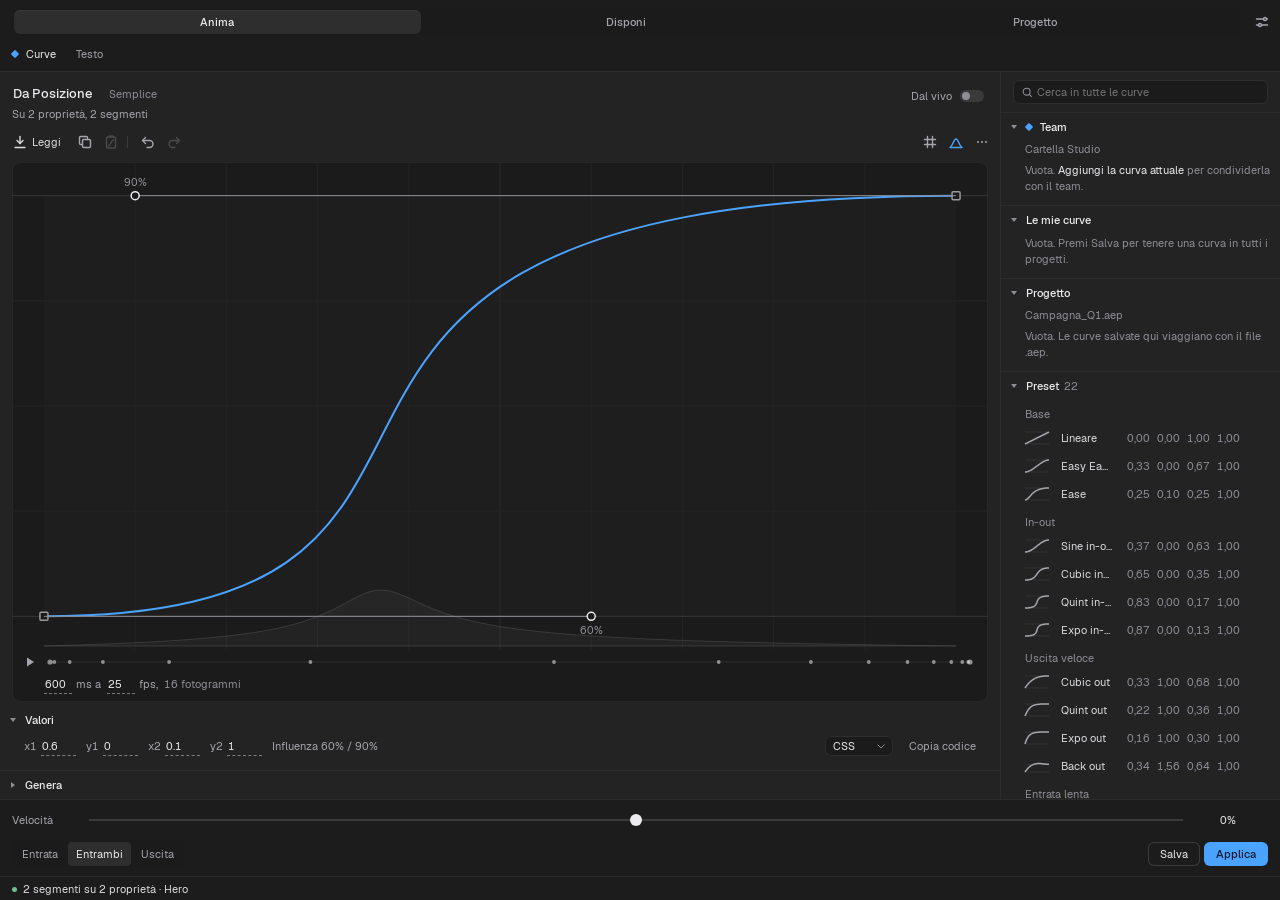
<file: index.html>
<!DOCTYPE html>
<html lang="it">
<head>
  <meta charset="utf-8">
  <meta name="viewport" content="width=device-width, initial-scale=1">
  <title>Motion Tools</title>
  <style>html, body { background: #232323; margin: 0; }</style>
</head>
<body>
  <!--
    Caricatore. Questo file non cambia tra le versioni: legge panel.html, gli stili e gli script
    sempre dal disco, con un parametro diverso a ogni apertura (?t=...), cosi' Chromium dentro CEP
    non puo' usare copie vecchie tenute in memoria. Dopo un aggiornamento basta ricaricare il pannello.
  -->
  <script>
  (function () {
    var t = String(Date.now());
    var base = location.href.replace(/[?#].*$/, '').replace(/[^\/]*$/, '');
    function readText(rel) {
      try {
        var x = new XMLHttpRequest();
        x.open('GET', base + rel + '?t=' + t, false);
        x.send(null);
        if (x.responseText) return x.responseText;
      } catch (e) {}
      try {
        var p = decodeURIComponent(base.replace(/^file:\/\//, ''));
        if (/^\/[A-Za-z]:\//.test(p)) p = p.substring(1);
        return require('fs').readFileSync(p + rel, 'utf8');
      } catch (e2) {}
      return '';
    }
    var html = readText('panel.html');
    if (!html) { document.body.innerHTML = '<p style="color:#ddd;font:13px sans-serif;padding:12px">Non riesco a leggere panel.html. Reinstalla Motion Tools dallo zip.</p>'; return; }
    var doc = new DOMParser().parseFromString(html, 'text/html');
    var links = doc.querySelectorAll('head link[rel="stylesheet"]');
    for (var i = 0; i < links.length; i++) {
      var l = document.createElement('link');
      l.rel = 'stylesheet';
      l.href = links[i].getAttribute('href') + '?t=' + t;
      document.head.appendChild(l);
    }
    var scripts = [], ss = doc.body.querySelectorAll('script[src]');
    for (var j = 0; j < ss.length; j++) { scripts.push(ss[j].getAttribute('src')); ss[j].parentNode.removeChild(ss[j]); }
    document.body.className = doc.body.className;
    document.body.innerHTML = doc.body.innerHTML;
    window.MT_LOADER = 1;
    // In ordine, uno dopo l'altro: app.js usa quello che definiscono i precedenti.
    (function next(k) {
      if (k >= scripts.length) return;
      var s = document.createElement('script');
      s.src = scripts[k] + '?t=' + t;
      s.onload = s.onerror = function () { next(k + 1); };
      document.body.appendChild(s);
    })(0);
  })();
  </script>
</body>
</html>
</file>
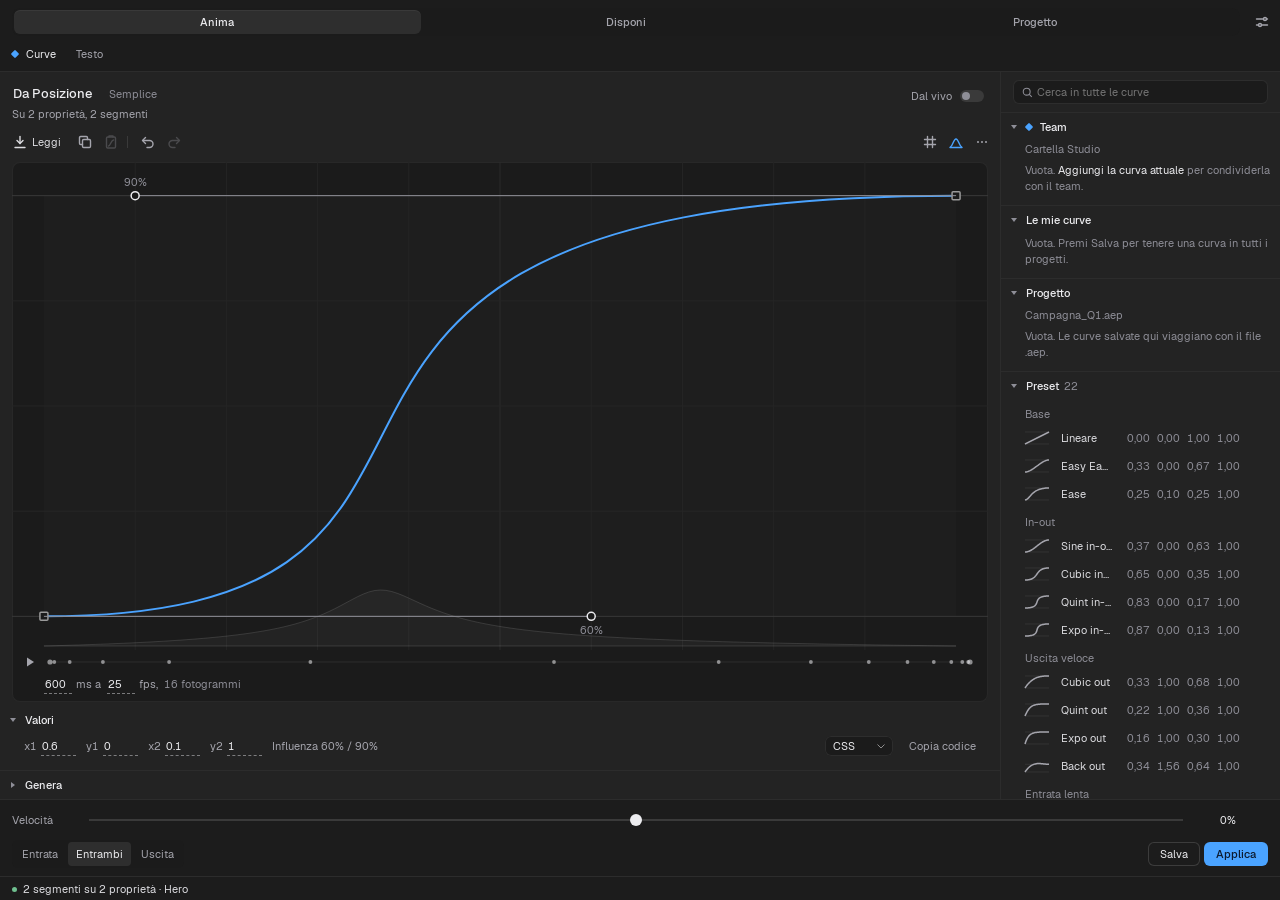
<file: panel.html>
<!DOCTYPE html>
<html lang="it">
<head>
  <meta charset="utf-8">
  <meta name="viewport" content="width=device-width, initial-scale=1">
  <title>Motion Tools</title>
  <link rel="stylesheet" href="css/style.css">
</head>
<body>
  <div class="app no-keys no-layers an-none" id="app">

    <!-- Schede -->
    <header class="topbar">
    <div class="groupseg" role="tablist" aria-label="Gruppi di strumenti">
      <button type="button" role="tab" data-gsel="anima">Anima</button>
      <button type="button" role="tab" data-gsel="disponi">Disponi</button>
      <button type="button" role="tab" data-gsel="progetto">Progetto</button>
    </div>
    <button class="ibtn tsettings" type="button" data-act="settings" aria-label="Impostazioni e aggiornamenti" data-tip="Impostazioni e aggiornamenti"><svg viewBox="0 0 16 16"><path d="M2.5 5h7M12.5 5h1M2.5 11h2M7.5 11h6"/><circle class="ring" cx="11" cy="5" r="1.5"/><circle class="ring" cx="6" cy="11" r="1.5"/></svg></button>
    </header>
    <nav class="tabs subtabs" role="tablist">
      <button class="tab is-on" role="tab" data-view="curve" data-group="anima" data-tip="Curve di easing: disegna, salva e applica ai keyframe"><svg viewBox="0 0 16 16" aria-hidden="true"><path d="M2.5 13.5C6 13.5 6.5 2.5 13.5 2.5"/><circle cx="2.5" cy="13.5" r="1.2"/><circle cx="13.5" cy="2.5" r="1.2"/></svg><span>Curve</span></button>
      <button class="tab" role="tab" data-view="text" data-group="anima" data-tip="Animazioni del testo: preset dal vivo da scegliere e modificare"><svg viewBox="0 0 16 16" aria-hidden="true"><path d="M3 3.5h10M8 3.5v10M6 13.5h4"/></svg><span>Testo</span></button>
      <button class="tab tab-lib" role="tab" data-view="library" data-group="anima" data-tip="Le tue curve, quelle del progetto e i preset"><svg viewBox="0 0 16 16" aria-hidden="true"><rect x="2.5" y="2.5" width="3" height="11" rx=".6"/><rect x="6.5" y="2.5" width="3" height="11" rx=".6"/><path d="m11 3.2 2.6-.7 2 10.6-2.6.6z"/></svg><span>Libreria</span></button>
      <button class="tab" role="tab" data-view="align" data-group="disponi" data-tip="Punto di ancoraggio, allineamento e distribuzione"><svg viewBox="0 0 16 16" aria-hidden="true"><path d="M2.5 2v12"/><rect x="5" y="3.5" width="8.5" height="3" rx=".6"/><rect x="5" y="9.5" width="5" height="3" rx=".6"/></svg><span>Allinea</span></button>
      <button class="tab" role="tab" data-view="utility" data-group="disponi" data-tip="Righello e misure tra i layer"><svg viewBox="0 0 16 16" aria-hidden="true"><path d="M2.5 10.5 10.5 2.5l3 3-8 8z"/><path d="M5 8l1.2 1.2M7 6l1.2 1.2M9 4l1.2 1.2"/></svg><span>Utility</span></button>
      <button class="tab" role="tab" data-view="repeat" data-group="disponi" data-tip="Ripeti un layer in linea, griglia o cerchio, con falloff e stagger"><svg viewBox="0 0 16 16" aria-hidden="true"><rect x="2.5" y="2.5" width="4" height="4" rx=".8"/><rect x="9.5" y="2.5" width="4" height="4" rx=".8"/><rect x="2.5" y="9.5" width="4" height="4" rx=".8"/><rect x="9.5" y="9.5" width="4" height="4" rx=".8"/></svg><span>Cloner</span></button>
      <button class="tab" role="tab" data-view="audit" data-group="progetto" data-tip="Analisi della timeline: dove si concentrano keyframe e movimento"><svg viewBox="0 0 16 16" aria-hidden="true"><path d="M2.5 13.5h11"/><path d="M4.5 11V8M8 11V4M11.5 11V6.5"/></svg><span>Analisi</span></button>
      <button class="tab" role="tab" data-view="notes" data-group="progetto" data-tip="Note sulla timeline, con la firma di chi le scrive"><svg viewBox="0 0 16 16" aria-hidden="true"><path d="M3.5 2.5h9v8l-3 3h-6z"/><path d="M9.5 13.5v-3h3M6 6h4M6 8.5h2.5"/></svg><span>Note</span></button>
      <button class="tab" role="tab" data-view="team" data-group="progetto" data-tip="Libreria condivisa con il team: palette, animazioni di testo, curve e liste"><svg viewBox="0 0 16 16" aria-hidden="true"><circle cx="6" cy="5.5" r="2.2"/><path d="M2 13.5c.4-2.4 2-3.6 4-3.6s3.6 1.2 4 3.6"/><circle cx="11.5" cy="6" r="1.7"/><path d="M11 9.6c1.6 0 2.7 1 3 3"/></svg><span>Team</span></button>
    </nav>
    <div class="updbanner" id="updBanner" role="status" hidden>
      <div class="updtext"><strong id="updTitle"></strong><span id="updSub"></span></div>
      <button class="btn ghost" id="updLater" type="button">Dopo</button>
      <button class="btn primary" id="updGo" type="button">Ricarica</button>
    </div>

    <main class="body">

      <!-- ============================================================ CURVE -->
      <section class="view view-curve is-on" data-view="curve">
        <div class="chead">
          <div class="chead-txt">
            <div class="chead-name"><input class="curvename" id="curveName" value="Nuova curva" aria-label="Nome della curva" spellcheck="false" data-tip="Nome della curva"><span class="kind" id="curveKind">Semplice</span></div>
            <div class="chead-sel" id="curveSel">Nessun keyframe selezionato</div>
          </div>
          <button class="ibtn toggle livesw" role="switch" data-act="live" data-tip="Dal vivo: mentre modifichi la curva, i keyframe selezionati cambiano subito, senza premere Applica" aria-pressed="false"><span>Dal vivo</span><i class="switch" aria-hidden="true"></i></button>
        </div>
        <div class="cbar">
          <button class="ibtn ibtn-label" data-act="read" data-tip="Leggi la curva dai keyframe selezionati"><svg viewBox="0 0 16 16"><path d="M8 2.5v7"/><path d="m5 6.5 3 3 3-3"/><path d="M3 13.5h10"/></svg><span>Leggi</span></button>
          <button class="ibtn" data-act="copy-keys" data-tip="Copia la curva dai keyframe selezionati"><svg viewBox="0 0 16 16"><rect x="5.5" y="5.5" width="8" height="8" rx="1.2"/><path d="M10.5 5.5V3.7a1.2 1.2 0 0 0-1.2-1.2H3.7a1.2 1.2 0 0 0-1.2 1.2v5.6a1.2 1.2 0 0 0 1.2 1.2h1.8"/></svg></button>
          <button class="ibtn" data-act="paste-keys" data-tip="Incolla sui keyframe selezionati la curva copiata" disabled><svg viewBox="0 0 16 16"><rect x="3.5" y="3" width="9" height="11" rx="1.2"/><path d="M6 3V2h4v1"/><path d="M5.5 12c2 0 2.5-6 5-6"/></svg></button>
          <i class="vsep"></i>
          <button class="ibtn" data-act="undo" data-tip="Annulla nella curva (Cmd+Z dopo un clic nel grafico)"><svg viewBox="0 0 16 16"><path d="M5.5 3.5 2.5 6.5l3 3"/><path d="M3 6.5h6.5a3.5 3.5 0 0 1 0 7H7"/></svg></button>
          <button class="ibtn" data-act="redo" data-tip="Ripeti nella curva"><svg viewBox="0 0 16 16"><path d="m10.5 3.5 3 3-3 3"/><path d="M13 6.5H6.5a3.5 3.5 0 0 0 0 7H9"/></svg></button>
          <span class="grow"></span>
          <button class="ibtn toggle" data-act="snap" data-tip="Aggancia alla griglia" aria-pressed="false"><svg viewBox="0 0 16 16"><path d="M2.5 5.5h11M2.5 10.5h11M5.5 2.5v11M10.5 2.5v11"/></svg></button>
          <button class="ibtn toggle is-on" data-act="speed" data-tip="Mostra il profilo di velocità" aria-pressed="true"><svg viewBox="0 0 16 16"><path d="M2 13.5h12"/><path d="M2.5 13c2-.5 3-8 5.5-8s3.5 7.5 5.5 8"/></svg></button>
          <button class="ibtn" data-act="curve-more" aria-label="Altre azioni sulla curva" data-tip="Incolla da testo, maniglie automatiche, inverti, aiuto"><svg viewBox="0 0 16 16"><circle cx="4" cy="8" r="1"/><circle cx="8" cy="8" r="1"/><circle cx="12" cy="8" r="1"/></svg></button>
          <button class="ibtn help in-more" tabindex="-1" data-tip="Trascina punti e maniglie. Doppio clic sulla curva aggiunge un punto, doppio clic su un punto lo toglie. Alt spezza le maniglie, Shift vincola il movimento, la rotella ingrandisce in verticale."><svg viewBox="0 0 16 16"><circle class="ring" cx="8" cy="8" r="5.75"/><path d="M6.4 6.4a1.7 1.7 0 1 1 2.3 1.6c-.5.2-.7.6-.7 1.1"/><circle cx="8" cy="11.2" r=".7"/></svg></button>
          <button class="ibtn in-more" data-act="paste-curve" data-tip="Incolla curva da testo (JSON di Motion Lab o x1, y1, x2, y2)"><svg viewBox="0 0 16 16"><path d="M6 2.5c-1.5 0-2 .7-2 2v2c0 .9-.5 1.5-1.5 1.5 1 0 1.5.6 1.5 1.5v2c0 1.3.5 2 2 2"/><path d="M10 2.5c1.5 0 2 .7 2 2v2c0 .9.5 1.5 1.5 1.5-1 0-1.5.6-1.5 1.5v2c0 1.3-.5 2-2 2"/></svg></button>
          <button class="ibtn in-more" data-act="smooth" data-tip="Maniglie automatiche"><svg viewBox="0 0 16 16"><path d="M2 12.5c3.5 0 3.5-9 6-9s2.5 9 6 9"/></svg></button>
          <button class="ibtn in-more" data-act="invert" data-tip="Scambia entrata e uscita"><svg viewBox="0 0 16 16"><path d="M2.5 12.5c5 0 6-9 11-9"/><path d="M11 12.5h2.5V10"/><path d="M5 3.5H2.5V6"/></svg></button>
        </div>

        <div class="graphcard">
          <div class="graphwrap">
            <div class="graph-host" id="graph"></div>
            <div class="emptystate" id="emptyCurve">
            <svg viewBox="0 0 40 16" aria-hidden="true"><path class="k" d="M4 8l4-4 4 4-4 4z"/><path class="k" d="M28 8l4-4 4 4-4 4z"/><path class="d" d="M13 8h14"/></svg>
            <strong>Seleziona due o più keyframe</strong>
            <span>nella timeline, sulla stessa proprietà</span>
            <button class="link" data-act="edit-anyway">Disegna comunque</button>
          </div>
          </div>
          <div class="spacing" id="spacing">
            <button class="ibtn" data-act="play" id="playBtn" data-tip="Anteprima del movimento"><svg viewBox="0 0 16 16"><path class="fill" d="M5 3.5v9l7-4.5z"/></svg></button>
            <svg id="spacingSvg" data-tip="Un punto per frame: dove si stringono il movimento rallenta, in arancio supera il valore finale"></svg>
          </div>
          <div class="spacecap">
            <input id="durMs" type="number" min="50" max="10000" step="10" value="600" data-tip="Durata, presa dai keyframe selezionati" aria-label="Durata in millisecondi"><span class="unit">ms a</span>
            <input id="fps" type="number" min="1" max="120" step="1" value="25" data-tip="Frame al secondo" aria-label="Frame al secondo"><span class="unit">fps,</span>
            <span id="frameCount">16 fotogrammi</span>
          </div>
        </div>

        <div class="secs">
          <details class="sec" data-sec="curve" open>
            <summary>Valori</summary>
            <div class="sec-body">
              <div class="inspector" id="inspector"></div>
            </div>
          </details>

          <details class="sec" id="gens" data-sec="gen">
            <summary>Genera</summary>
            <div class="sec-body">
              <div class="seg gen-tabs" role="tablist">
                <button class="chip" data-gen="over" data-tip="Supera di poco il valore finale e torna, una volta sola">Overshoot</button>
                <button class="chip is-on" data-gen="spring" data-tip="Supera il valore finale e oscilla fino a fermarsi">Elastico</button>
                <button class="chip" data-gen="bounce" data-tip="Cade sul valore finale e rimbalza">Rimbalzo</button>
                <button class="chip" data-gen="antic" data-tip="Carica all'indietro, scatta e supera di poco l'arrivo">Anticipo</button>
              </div>
              <div class="gen-body" id="genBody"></div>
            </div>
          </details>
        </div>
      </section>

      <!-- ========================================================== LIBRERIA -->
      <aside class="view view-library" data-view="library">
        <div class="libsearch">
          <svg viewBox="0 0 16 16" aria-hidden="true"><circle cx="7" cy="7" r="4.25"/><path d="m10.25 10.25 3 3"/></svg>
          <input id="search" type="search" placeholder="Cerca in tutte le curve" aria-label="Cerca curve">
        </div>
        <div class="libscroll" id="libScroll">
          <details class="libsec brand" id="secBrand" data-sec="lib-brand" open>
            <summary>
              <span class="dot"></span><span class="ltitle" id="brandTitle">Brand</span><span class="secn" id="cntBrand"></span>
              <button class="ibtn" data-act="brandmenu" data-tip="Libreria, cartella condivisa, blocco"><svg viewBox="0 0 16 16"><circle cx="3.5" cy="8" r="1.1"/><circle cx="8" cy="8" r="1.1"/><circle cx="12.5" cy="8" r="1.1"/></svg></button>
            </summary>
            <p class="libsub" id="brandSub"></p>
            <div class="liblist" id="listBrand"></div>
          </details>
          <details class="libsec" id="secUser" data-sec="lib-user" open>
            <summary>
              <span class="ltitle">Le mie curve</span><span class="secn" id="cntUser"></span>
              <button class="ibtn" data-act="usermenu" data-tip="Esporta e importa"><svg viewBox="0 0 16 16"><circle cx="3.5" cy="8" r="1.1"/><circle cx="8" cy="8" r="1.1"/><circle cx="12.5" cy="8" r="1.1"/></svg></button>
            </summary>
            <div class="liblist" id="listUser"></div>
          </details>
          <details class="libsec" id="secProject" data-sec="lib-project" open>
            <summary>
              <span class="ltitle">Progetto</span><span class="secn" id="cntProject"></span>
              <button class="ibtn" data-act="projectmenu" data-tip="Opzioni delle curve del progetto"><svg viewBox="0 0 16 16"><circle cx="3.5" cy="8" r="1.1"/><circle cx="8" cy="8" r="1.1"/><circle cx="12.5" cy="8" r="1.1"/></svg></button>
            </summary>
            <p class="libsub" id="projectSub"></p>
            <div class="liblist" id="listProject"></div>
          </details>
          <details class="libsec" id="secPreset" data-sec="lib-preset" open>
            <summary><span class="ltitle">Preset</span><span class="secn" id="cntPreset"></span></summary>
            <div class="liblist" id="listPreset"></div>
          </details>
        </div>
      </aside>

      <!-- ============================================================ ALLINEA -->
      <section class="view view-align" data-view="align">
        <div class="vhead">
          <div class="vhead-txt"><strong class="vtitle" id="alSel">Allinea</strong><span class="vsub" id="alSub">Seleziona uno o più layer</span></div>
        </div>
        <div class="secs" id="alignWrap">
          <div class="sec-body flat alctl needs-sel">
            <div class="alrow">
              <div class="seg" id="alignTarget" role="radiogroup" aria-label="Rispetto a">
                <button data-target="comp" class="is-on" role="radio" aria-checked="true" data-tip="Bordi e centro della composizione">Alla comp</button>
                <button data-target="selection" role="radio" aria-checked="false" data-tip="I layer selezionati tra loro">Alla selezione</button>
              </div>
              <label class="livesw alblock" data-tip="I layer si spostano insieme, come un blocco: le distanze tra loro restano. Con Alla selezione, ogni gruppo salvato fa da blocco"><span>Come blocco</span><input type="checkbox" id="alignGroup" role="switch"><i class="switch"></i></label>
            </div>
              <div class="tools" role="group" aria-label="Allinea e distribuisci">
                <button class="tbtn" data-align="left" data-tip="Allinea a sinistra"><svg viewBox="0 0 20 20"><path class="g" d="M3.5 2.5v15"/><rect x="6" y="5" width="10" height="3.5" rx=".75"/><rect x="6" y="11.5" width="6" height="3.5" rx=".75"/></svg></button>
                <button class="tbtn" data-align="hcenter" data-tip="Centra in orizzontale"><svg viewBox="0 0 20 20"><path class="g" d="M10 2.5v15"/><rect x="4" y="5" width="12" height="3.5" rx=".75"/><rect x="6.5" y="11.5" width="7" height="3.5" rx=".75"/></svg></button>
                <button class="tbtn" data-align="right" data-tip="Allinea a destra"><svg viewBox="0 0 20 20"><path class="g" d="M16.5 2.5v15"/><rect x="4" y="5" width="10" height="3.5" rx=".75"/><rect x="8" y="11.5" width="6" height="3.5" rx=".75"/></svg></button>
                <i class="vsep"></i>
                <button class="tbtn" data-align="top" data-tip="Allinea in alto"><svg viewBox="0 0 20 20"><path class="g" d="M2.5 3.5h15"/><rect x="5" y="6" width="3.5" height="10" rx=".75"/><rect x="11.5" y="6" width="3.5" height="6" rx=".75"/></svg></button>
                <button class="tbtn" data-align="vcenter" data-tip="Centra in verticale"><svg viewBox="0 0 20 20"><path class="g" d="M2.5 10h15"/><rect x="5" y="4" width="3.5" height="12" rx=".75"/><rect x="11.5" y="6.5" width="3.5" height="7" rx=".75"/></svg></button>
                <button class="tbtn" data-align="bottom" data-tip="Allinea in basso"><svg viewBox="0 0 20 20"><path class="g" d="M2.5 16.5h15"/><rect x="5" y="4" width="3.5" height="10" rx=".75"/><rect x="11.5" y="8" width="3.5" height="6" rx=".75"/></svg></button>
                <i class="vsep"></i>
                <button class="tbtn" data-align="center" data-tip="Centra nella composizione"><svg viewBox="0 0 20 20"><path class="g" d="M10 2.5v15M2.5 10h15"/><rect x="7.25" y="7.25" width="5.5" height="5.5" rx=".5"/></svg></button>
                <i class="vsep"></i>
                <button class="tbtn" data-dist="h" data-tip="Stessa distanza orizzontale tra i centri (almeno tre layer)"><svg viewBox="0 0 20 20"><path class="g" d="M2.5 3v14M17.5 3v14"/><rect x="5" y="6" width="2.5" height="8" rx=".6"/><rect x="8.75" y="6" width="2.5" height="8" rx=".6"/><rect x="12.5" y="6" width="2.5" height="8" rx=".6"/></svg></button>
                <button class="tbtn" data-dist="v" data-tip="Stessa distanza verticale tra i centri (almeno tre layer)"><svg viewBox="0 0 20 20"><path class="g" d="M3 2.5h14M3 17.5h14"/><rect x="6" y="5" width="8" height="2.5" rx=".6"/><rect x="6" y="8.75" width="8" height="2.5" rx=".6"/><rect x="6" y="12.5" width="8" height="2.5" rx=".6"/></svg></button>
              </div>
          </div>
          <details class="sec needs-layers" data-sec="anchor" open>
            <summary>Punto di ancoraggio</summary>
            <div class="sec-body">
              <div class="alanchor"><div class="anchorgrid" id="anchorGrid" role="group" aria-label="Posizione del punto di ancoraggio"></div><p class="hint">Un clic su un punto e l’ancoraggio di ogni layer va lì. I layer restano fermi.</p></div>
            </div>
          </details>
          <details class="sec" data-sec="groups" open>
            <summary>Gruppi <span class="secn" id="groupN"></span><span class="grow"></span>
              <button class="btn sm ghost addbtn" data-act="group-new" data-tip="Salva i layer selezionati come gruppo, per riselezionarli e allinearli come un blocco"><svg viewBox="0 0 16 16"><path d="M8 3.5v9M3.5 8h9"/></svg>Salva la selezione</button>
            </summary>
            <div class="sec-body"><div class="groups" id="groupList"></div><p class="hint" id="groupHint">Un clic riseleziona il gruppo. Con Come blocco si allinea tutto insieme.</p></div>
          </details>
          <details class="sec" data-sec="guides" open>
            <summary>Guide</summary>
            <div class="sec-body" id="gBody"></div>
          </details>
        </div>
      </section>

      <!-- ============================================================ UTILITY -->
      <section class="view view-utility" data-view="utility">
        <div class="vhead">
          <div class="vhead-txt"><strong class="vtitle" id="utSel">Utility</strong><span class="vsub" id="utSub">Seleziona uno o due layer per le misure</span></div>
        </div>
        <div class="vwell rulerwell"><div class="ruler"><svg id="rulerSvg" role="img" aria-label="Schema delle distanze"></svg></div><span class="wellcap" id="rulerCap"></span></div>
        <div class="rulerdata" id="rulerData"></div>
        <div class="secs" id="utilWrap">
          <details class="sec" data-sec="ut-anim" open>
            <summary>Animazione <span class="secn">dei layer selezionati</span></summary>
            <div class="sec-body">
              <div class="seg uttabs" id="utTabs" role="tablist" aria-label="Strumenti di animazione">
                <button role="tab" data-ut="cp">Copia e incolla</button>
                <button role="tab" data-ut="of">Sposta</button>
                <button role="tab" data-ut="st">Sfalsa</button>
              </div>
              <div class="utpane" data-pane="cp" id="cpBody"></div>
              <div class="utpane" data-pane="of" id="ofBody"></div>
              <div class="utpane" data-pane="st" id="stBody"></div>
            </div>
          </details>
          <details class="sec needs-layers" data-sec="comp">
            <summary>Composizione <span class="secn">precomponi, adatta ai layer</span></summary>
            <div class="sec-body">
              <div class="prow">
                <span class="plabel">Margine</span>
                <span class="pval"><input id="fitMargin" type="number" min="0" max="2000" step="1" value="0" data-tip="Spazio in più attorno al contenuto"><span class="unit">px</span></span>
              </div>
              <div class="prow">
                <span class="plabel">Keyframe</span>
                <label class="check" data-tip="Con un layer: posizione, scala, rotazione e opacità restano sul layer della precomposizione nella composizione, il contenuto dentro resta fermo e centrato"><input type="checkbox" id="precompOuter"><span>Sul layer della precomposizione</span></label>
              </div>
              <div class="btnrow">
                <button class="btn" data-act="precomp-fit" data-tip="Sposta i layer selezionati con i loro keyframe in una precomposizione grande quanto il contenuto, per tutta la durata dell'animazione. Nella composizione non si sposta nulla">Precomponi e ritaglia</button>
                <button class="btn" data-act="comp-fit" data-tip="Ridimensiona la composizione attorno ai layer selezionati, come sono in questo frame. Tutti i layer si spostano insieme, così nulla cambia posizione rispetto al contenuto">Adatta la composizione</button>
              </div>
            </div>
          </details>
          <details class="sec" data-sec="lists">
            <summary>Liste <span class="secn">colori, numeri e testi su più layer</span></summary>
            <div class="sec-body" id="liBody"></div>
          </details>
          <details class="sec" data-sec="cartelle">
            <summary>Cartelle del progetto <span class="secn">da OLD a NEW</span></summary>
            <div class="sec-body">
              <div class="prow">
                <span class="plabel">Vecchia</span>
                <span class="pval"><input id="consOld" type="text" value="OLD" data-tip="Nome della cartella da svuotare"></span>
              </div>
              <div class="prow">
                <span class="plabel">Nuova</span>
                <span class="pval"><input id="consNew" type="text" value="NEW" data-tip="Nome della cartella dove portare gli elementi"></span>
              </div>
              <p class="hint">Sposta nella cartella nuova gli elementi usati dalla comp attiva, anche dentro le precomp, che si trovano nella vecchia. Non cancella niente: la vecchia la elimini tu.</p>
              <div class="btnrow"><button class="btn" data-act="consolida">Sposta gli elementi</button></div>
            </div>
          </details>
        </div>
      </section>

      <!-- ============================================================= REPEAT -->
      <section class="view view-repeat" data-view="repeat">
        <!-- Nuovo Cloner: si apre quando sono selezionati dei layer -->
        <div class="vpane" id="repCreate">
          <div class="vhead">
            <div class="vhead-txt"><strong class="vtitle">Nuovo Cloner</strong><span class="vsub" id="repNewSub">Dai layer selezionati</span></div>
            <button class="btn sm ghost" data-act="rep-back" id="repBack" hidden>Torna al Cloner</button>
          </div>
          <div class="vwell repwell"><svg id="repPreview" class="reppreview" role="img" aria-label="Anteprima della distribuzione"></svg><span class="wellcap" id="repNewCap"></span></div>
          <div class="secs" id="repWrap">
            <div class="sec-body flat" id="repNewBody"></div>
          </div>
          <div class="vdock">
            <span class="vhint">Poi aggiungi falloff e comportamenti</span>
            <button class="btn primary" data-act="rep-create" data-tip="Crea il controllo e le copie dei layer selezionati">Crea Cloner</button>
          </div>
        </div>

        <!-- Modifica: si apre quando è selezionato un Cloner o una sua copia -->
        <div class="vpane" id="repEdit" hidden>
          <div class="vhead">
            <div class="vhead-txt"><strong class="vtitle" id="repName">Cloner</strong><span class="vsub" id="repMeta"></span></div>
            <button class="btn sm ghost" data-act="rep-new" data-tip="Crea un altro Cloner dai layer selezionati">Nuovo</button>
            <button class="btn sm" data-act="rep-recipe" data-tip="Animazioni pronte: cascata, pop casuale, onda, anello 3D">Animazioni</button>
            <button class="ibtn" data-act="rep-refresh" aria-label="Rileggi" data-tip="Rileggi il Cloner da After Effects"><svg viewBox="0 0 16 16"><path d="M12.5 8a4.5 4.5 0 1 1-1.3-3.2M12.5 2.5v3h-3"/></svg></button>
            <button class="ibtn" data-act="rep-menu" aria-label="Altro" data-tip="Nuovo Cloner, seleziona controllo o copie, elimina"><svg viewBox="0 0 16 16"><circle cx="3.5" cy="8" r="1.1"/><circle cx="8" cy="8" r="1.1"/><circle cx="12.5" cy="8" r="1.1"/></svg></button>
          </div>
          <div class="secs">
            <details class="sec" data-sec="rep-dist" open>
              <summary>Distribuzione <span class="secn" id="repDistName"></span></summary>
              <div class="sec-body" id="repDistBody"></div>
            </details>
            <details class="sec" data-sec="rep-fall" open>
              <summary>Falloff <span class="secn" id="repFallN"></span>
                <span class="grow"></span>
                <button class="btn sm ghost addbtn" data-act="rep-add-fall" data-tip="Aggiungi un falloff alla composizione"><svg viewBox="0 0 16 16"><path d="M8 3.5v9M3.5 8h9"/></svg>Falloff</button>
              </summary>
              <div class="sec-body" id="repFallBody"></div>
            </details>
            <details class="sec" data-sec="rep-beh" open>
              <summary>Comportamenti <span class="secn" id="repBehN"></span>
                <span class="grow"></span>
                <button class="btn sm ghost addbtn" data-act="rep-add-beh" data-tip="Aggiungi un comportamento: Stagger, Casuale, Rumore, Oscillatore, Valore o Lista"><svg viewBox="0 0 16 16"><path d="M8 3.5v9M3.5 8h9"/></svg>Comportamento</button>
              </summary>
              <div class="sec-body" id="repBehBody"></div>
            </details>
            <details class="sec" data-sec="rep-lists">
              <summary>Colori e testi</summary>
              <div class="sec-body" id="repListBody"></div>
            </details>
            <details class="sec" data-sec="rep-tr">
              <summary>Trasforma</summary>
              <div class="sec-body" id="repTrBody"></div>
            </details>
            <details class="sec" data-sec="rep-src">
              <summary>Input <span class="secn" id="repSrcN"></span></summary>
              <div class="sec-body" id="repSrcBody"></div>
            </details>
          </div>
        </div>
        <div class="emptystate" id="emptyRepeat">
          <svg viewBox="0 0 40 16" aria-hidden="true"><rect class="k" x="3" y="4" width="8" height="8" rx="1"/><rect class="k o2" x="16" y="4" width="8" height="8" rx="1"/><rect class="k o3" x="29" y="4" width="8" height="8" rx="1"/></svg>
          <strong>Seleziona i layer da ripetere</strong>
          <span>o il controllo di un Cloner per modificarlo</span>
        </div>
      </section>

      <!-- =========================================================== ANALISI -->
      <section class="view view-audit" data-view="audit">
        <div class="vhead">
          <div class="vhead-txt"><strong class="vtitle" id="anComp">Analisi della timeline</strong><span class="vsub" id="anMeta"></span></div>
          <button class="ibtn" data-act="analyze" aria-label="Aggiorna" data-tip="Rianalizza la composizione attiva"><svg viewBox="0 0 16 16"><path d="M12.5 8a4.5 4.5 0 1 1-1.3-3.2M12.5 2.5v3h-3"/></svg></button>
        </div>
        <div class="vwell chart" id="anChart"><svg id="anSvg" role="img" aria-label="Keyframe e movimento nel tempo. Clic per spostare l’indicatore del tempo" data-tip="Clic per spostare l’indicatore del tempo"></svg><div class="chart-tip" id="anTip" hidden></div>
          <div class="legend2 welllegend"><span><i class="lk"></i>Keyframe</span><span><i class="lm"></i>Movimento</span></div>
        </div>
        <div class="stats anstats" id="anStats"></div>
        <div class="antodo" id="anTodo" hidden><div class="antodo-txt"><strong id="anTodoT"></strong><span id="anTodoS">Spesso sono quelli che sembrano meccanici</span></div><button class="btn" data-act="select-linear" data-tip="Seleziona nella timeline i keyframe lineari, per sistemarli con una curva">Selezionali</button></div>
        <div class="secs" id="anWrap">
          <details class="sec" data-sec="an-peaks" open>
            <summary>Momenti più intensi <span class="secn">clic per andarci</span></summary>
            <div class="sec-body"><div class="list" id="anPeaks"></div></div>
          </details>
          <details class="sec" data-sec="an-layers" open>
            <summary>Layer più animati <span class="secn">clic per selezionarli</span></summary>
            <div class="sec-body"><div class="list" id="anLayers"></div></div>
          </details>
          <details class="sec" data-sec="an-ease" open>
            <summary>Easing <span class="secn" id="anEaseN"></span></summary>
            <div class="sec-body">
              <div id="anEase"></div>
            </div>
          </details>
        </div>
        <div class="emptystate" id="emptyAn">
          <svg viewBox="0 0 40 16" aria-hidden="true"><path class="d" d="M2 14h36"/><rect class="k" x="5" y="9" width="3" height="5"/><rect class="k" x="11" y="5" width="3" height="9"/><rect class="k o2" x="17" y="7" width="3" height="7"/><rect class="k" x="23" y="2" width="3" height="12"/><rect class="k o3" x="29" y="10" width="3" height="4"/></svg>
          <strong>Apri una composizione</strong>
          <span>e premi Aggiorna per analizzarla</span>
        </div>
      </section>
      <!-- ============================================================= TESTO -->
      <section class="view view-text" data-view="text">
        <div class="vhead">
          <div class="vhead-txt"><strong class="vtitle" id="txSel">Seleziona un layer di testo</strong><span class="vsub" id="txSub">Poi scegli un’animazione e premi Applica</span></div>
          <button class="ibtn" data-act="tx-more" aria-label="Altro" data-tip="Leggi dal layer, importa da file, togli l’animazione"><svg viewBox="0 0 16 16"><circle cx="3.5" cy="8" r="1.1"/><circle cx="8" cy="8" r="1.1"/><circle cx="12.5" cy="8" r="1.1"/></svg></button>
        </div>
        <div class="vwell txwell">
          <div class="txstage" id="txStage"></div>
          <p class="wellempty" id="txStageEmpty">Scegli un’animazione per vederla qui</p>
          <button class="ibtn sm txreplay" data-act="tx-replay" aria-label="Riparti da capo" data-tip="Riparti da capo"><svg viewBox="0 0 16 16"><path d="M3.5 8a4.5 4.5 0 1 0 1.4-3.3M3.5 2.5v2.6h2.6"/></svg></button>
        </div>
        <div class="secs" id="txWrap">
          <details class="sec" data-sec="tx-gal" open>
            <summary>Animazioni</summary>
            <div class="sec-body">
              <div class="seg txtabs" id="txTabs" role="radiogroup" aria-label="Quali animazioni"></div>
              <div class="txlist" id="txGal"></div>
            </div>
          </details>
          <details class="sec" data-sec="tx-edit" open>
            <summary>Modifica <span class="faint" id="txEditName"></span></summary>
            <div class="sec-body" id="txEdit"><p class="hint">Scegli un’animazione qui sopra per modificarla.</p></div>
          </details>
        </div>
        <div class="vdock">
          <span class="grow"></span>
          <button class="btn" data-act="tx-save" data-tip="Salva nei miei preset l’animazione aperta, o quella del layer selezionato">Salva come preset</button>
          <button class="btn primary" data-act="tx-apply" data-tip="Applica l’animazione ai layer di testo selezionati">Applica</button>
        </div>
      </section>

      <!-- ============================================================== NOTE -->
      <section class="view view-notes" data-view="notes">
        <div class="vhead">
          <div class="vhead-txt"><strong class="vtitle" id="ntComp">Note</strong><span class="vsub" id="ntSub">Apri una composizione</span></div>
          <button class="ibtn" data-act="analyze" aria-label="Rileggi il ritmo" data-tip="Rileggi keyframe e movimento della comp aperta"><svg viewBox="0 0 16 16"><path d="M12.5 8a4.5 4.5 0 1 1-1.3-3.2M12.5 2.5v3h-3"/></svg></button>
        </div>
        <div class="vwell chart ntchart">
          <svg id="ntSvg" role="img" aria-label="Ritmo della composizione con marcatori collegati e note"></svg>
          <p class="ntempty">Premi il pulsante in alto per leggere il ritmo della comp.</p>
          <div class="legend2 welllegend"><span><i class="lk"></i>Keyframe</span><span><i class="lm"></i>Movimento</span><span><i class="ln"></i>Note</span></div>
        </div>
        <div class="secs" id="ntWrap">
          <details class="sec" data-sec="nt-new" open>
            <summary>Nuova nota</summary>
            <div class="sec-body" id="ntNew"></div>
          </details>
          <details class="sec" data-sec="nt-list" open>
            <summary>Note <span class="secn" id="ntCount"></span></summary>
            <div class="sec-body" id="ntList"></div>
          </details>
          <details class="sec" data-sec="nt-sync" open>
            <summary>Marcatori collegati <span class="secn" id="ntSyncN"></span></summary>
            <div class="sec-body">
              <div id="ntSync"></div>
              <label class="check" data-tip="Spento di default: con l’opzione accesa, le comp nuove dentro la principale ricevono i marcatori da sole. Con molte comp può rallentare After Effects, quindi conviene tenerla spenta e usare Riallinea quando serve."><input type="checkbox" id="syncAutoOn"><span>Anche nelle comp nuove</span></label>
            </div>
          </details>
        </div>
      </section>

      <!-- ============================================================== TEAM -->
      <section class="view view-team" data-view="team">
        <div class="vhead">
          <div class="vhead-txt"><strong class="vtitle" id="tmName">Team</strong><span class="vsub" id="tmFolder"></span></div>
          <button class="ibtn" data-act="tm-menu" aria-label="Altro" data-tip="Cartella condivisa, rinomina, esporta e importa"><svg viewBox="0 0 16 16"><circle cx="3.5" cy="8" r="1.1"/><circle cx="8" cy="8" r="1.1"/><circle cx="12.5" cy="8" r="1.1"/></svg></button>
        </div>
        <div class="vwell tmsetup" id="tmSetup" hidden>
          <div class="tmsw" aria-hidden="true"><i style="background:#0B1F4B"></i><i style="background:#1E5BC6"></i><i style="background:#45A3E5"></i><i style="background:#F2EFE8"></i><i style="background:#E8A35A"></i></div>
          <strong>Condividi la libreria con il team</strong>
          <p>Scegli una cartella che vedono tutti, su Drive, Dropbox o sul server. Palette, curve, animazioni di testo e liste arrivano da sole su ogni computer.</p>
          <div class="tmsetupbtns"><button class="btn primary" data-act="tm-folder">Scegli la cartella</button><button class="btn ghost" data-act="tm-later">Per ora solo qui</button></div>
        </div>
        <div class="secs" id="tmWrap">
          <details class="sec" data-sec="tm-masters" open><summary>File master <span class="secn" id="tmNMasters"></span><span class="grow"></span><button class="btn sm ghost addbtn" data-act="tm-master-add" data-tip="Aggiungi un progetto .aep del NAS da importare con un clic"><svg viewBox="0 0 16 16"><path d="M8 3.5v9M3.5 8h9"/></svg>Master</button></summary><div class="sec-body" id="tmMasters"></div></details>
          <details class="sec" data-sec="tm-colors" open><summary>Palette <span class="secn" id="tmNColors"></span><span class="grow"></span><button class="btn sm ghost addbtn" data-act="tm-palette" data-tip="Crea una palette con i colori del cliente"><svg viewBox="0 0 16 16"><path d="M8 3.5v9M3.5 8h9"/></svg>Palette</button></summary><div class="sec-body" id="tmColors"></div></details>
          <details class="sec" data-sec="tm-text" open><summary>Animazioni di testo <span class="secn" id="tmNText"></span></summary><div class="sec-body" id="tmText"></div></details>
          <details class="sec" data-sec="tm-curves" open><summary>Curve <span class="secn" id="tmNCurves"></span><span class="grow"></span><button class="btn sm ghost addbtn" data-act="tm-lib" data-tip="Le curve del team sono anche nella Libreria">Apri in Libreria</button></summary><div class="sec-body" id="tmCurves"></div></details>
          <details class="sec" data-sec="tm-lists" open><summary>Liste <span class="secn" id="tmNLists"></span></summary><div class="sec-body" id="tmLists"></div></details>
        </div>
      </section>
    </main>

    <!-- ============================================== AZIONI SUI KEYFRAME -->
    <footer class="foot">
      <div class="prow speedbar is-disabled" id="speedbar">
        <span class="plabel" data-tip="Tutto a sinistra: velocità costante (curva lineare). Al centro: l'easing di partenza. Tutto a destra: centro più rapido possibile. I keyframe non si spostano e non se ne creano">Velocità</span>
        <div class="speedtrack">
          <span class="speedzero"></span>
          <span class="speedfill" id="speedFill"></span>
          <input id="speed" type="range" min="-100" max="100" step="5" value="0" disabled>
        </div>
        <output id="speedOut" class="speedout">0%</output>
        <button class="ibtn sm speedreset" data-act="speed-reset" data-tip="Torna all'easing di partenza"><svg viewBox="0 0 16 16"><path d="M3 8a5 5 0 1 0 1.5-3.5"/><path d="M3 2.5v3h3"/></svg></button>
      </div>
      <p class="speednote" id="speedNote"></p>
      <div class="applyrow">
        <div class="seg" id="modeSeg" role="radiogroup" aria-label="Lato dell'easing">
          <button data-mode="in" role="radio" data-tip="Solo l'arrivo sul keyframe">Entrata</button>
          <button data-mode="both" role="radio" class="is-on" data-tip="Partenza e arrivo">Entrambi</button>
          <button data-mode="out" role="radio" data-tip="Solo la partenza dal keyframe">Uscita</button>
        </div>
        <span class="grow"></span>
        <div class="savebtns">
          <button class="btn" data-act="save-user" data-tip="Salva nelle mie curve">Salva</button>

        </div>
        <button class="btn primary" data-act="apply" data-tip="Applica ai keyframe selezionati (Invio)">Applica</button>
      </div>
    </footer>

    <!-- Barra di stato, come il pannello Info -->
    <div class="status" id="status">
      <span class="selinfo" id="selinfo">Nessun keyframe selezionato</span>
      <span class="toast" id="toast" role="status" aria-live="polite"></span>
    </div>

    <div class="tip" id="tip" role="tooltip" hidden></div>
    <div class="menu" id="menu" role="menu" hidden></div>
    <div class="modal" id="modal" hidden></div>
  </div>

  <script src="js/build.js"></script>
  <script src="js/CSInterface.js"></script>
  <script src="js/core.js"></script>
  <script src="js/editor.js"></script>
  <script src="js/update.js"></script>
  <script src="js/app.js"></script>
</body>
</html>
</file>
<file: css/style.css>
/*
 * Motion Tools · interfaccia
 * Pensata per stare accanto ai pannelli di After Effects: stessi grigi, stessa
 * densità, valori blu trascinabili, sezioni a scomparsa come in Controlli effetti.
 * I grigi vengono ricalcolati da app.js sul tema reale dell'utente.
 */

@font-face { font-family: "Geist"; src: url("fonts/Geist-Regular.woff2") format("woff2"); font-weight: 400; font-display: block; }
@font-face { font-family: "Geist"; src: url("fonts/Geist-Medium.woff2") format("woff2"); font-weight: 500 700; font-display: block; }

:root {
  --bg: #232323;          /* fondo del pannello (ricalcolato sul tema di After Effects) */
  --bar: #1c1c1c;         /* barra in alto, fascia delle azioni, barra di stato */
  --well: #1b1b1b;        /* campi, grafico, aree incassate */
  --raised: #2e2e2e;      /* selezione e superfici sopra il fondo */
  --hover: #2a2a2a;       /* righe al passaggio */
  --line: #3a3a3a;        /* bordi */
  --line-soft: #2c2c2c;   /* separatori */
  --text: #dcdce0;
  --strong: #ececef;
  --muted: #a5a5ad;
  --faint: #8e8e97;

  /* Un solo accento: selezione, keyframe, curva, azione principale. #4aa3ff su ogni fondo del pannello
     resta sopra 5:1; il testo sull'accento e' scuro (6,6:1), mai bianco. */
  --accent: #4aa3ff;
  --accent-hi: #6cb8ff;
  --on-accent: #0c1a2e;
  --hot: #ececef;         /* valori trascinabili: bianchi con la sottolineatura tratteggiata */
  --curve: #4aa3ff;
  --curve-soft: rgba(74, 163, 255, 0.14);
  --brand: #4aa3ff;
  --brand-soft: rgba(74, 163, 255, 0.12);
  --over: #e8a35a;
  --danger: #ef6a63;
  --ok: #6fbf8f;

  --r: 6px;
  --row: 24px;
  --font: "Geist", -apple-system, BlinkMacSystemFont, "Segoe UI", system-ui, sans-serif;
  color-scheme: dark;
}

* { box-sizing: border-box; }
html, body { margin: 0; height: 100%; background: var(--bg); color: var(--text); }
body {
  font: 11px/16px var(--font);
  font-variant-numeric: tabular-nums;
  -webkit-font-smoothing: antialiased;
  overflow: hidden;
  user-select: none;
  cursor: default;
}
button, input, select, textarea { font: inherit; color: inherit; }
button { cursor: default; }
:focus { outline: none; }
h2, h3, p { margin: 0; }
svg { display: block; }
[hidden] { display: none !important; }
.grow { flex: 1 1 auto; }
.vsep { width: 1px; background: var(--line); flex: none; }

/* ------------------------------------------------------------- struttura -- */

.app {
  height: 100vh;
  grid-template-columns: minmax(0, 1fr);
}

/* Schede: testo semplice, sottolineatura sulla scheda attiva */
.tabs {
  display: flex;
  overflow-x: auto; scrollbar-width: none;
}
.tabs::-webkit-scrollbar { display: none; }
.tab {
  position: relative; flex: none; display: inline-flex; align-items: center; gap: 5px;
  background: none; border: 0; padding: 7px 9px 6px;
  color: var(--muted);
}
.tab svg { width: 14px; height: 14px; flex: none; fill: none; stroke: currentColor; stroke-width: 1.3; stroke-linecap: round; stroke-linejoin: round; opacity: .85; }
.tab.is-on svg { opacity: 1; color: var(--accent); }
/* Pannello stretto: restano le icone, il nome compare passandoci sopra */
.tabs.compact .tab { padding: 7px 8px 6px; }
.tabs.compact .tab.is-on span { display: inline; }
.tabs.fade-r { -webkit-mask-image: linear-gradient(90deg, #000 calc(100% - 24px), transparent); }
.tabs.fade-l { -webkit-mask-image: linear-gradient(90deg, transparent, #000 24px); }
.tabs.fade-l.fade-r { -webkit-mask-image: linear-gradient(90deg, transparent, #000 24px, #000 calc(100% - 24px), transparent); }
.groups { display: inline-flex; flex-wrap: wrap; gap: 4px; flex: 1; min-width: 0; }
.gchip { background: var(--well); border: 1px solid #3a3a3a; border-radius: var(--r); padding: 2px 7px; color: var(--text); }
.gchip:hover { border-color: var(--hot); }
.tab:hover { color: var(--text); }
.tab.is-on { color: var(--strong); }
.tab.is-on::after {
  content: ""; position: absolute; left: 8px; right: 8px; bottom: -1px;
  height: 2px; background: var(--accent);
}

.body { min-height: 0; display: grid; grid-template-columns: minmax(0, 1fr); overflow: hidden; }
.view { display: none; min-height: 0; min-width: 0; }
.view.is-on { display: flex; flex-direction: column; }

@media (min-width: 620px) {
  .body { grid-template-columns: minmax(0, 1fr) clamp(200px, 30%, 280px); }
  .tab-lib { display: none; }
  .view-library { display: flex; flex-direction: column; border-left: 1px solid var(--line-soft); grid-column: 2; grid-row: 1; }
  .view-curve, .view-audit, .view-align, .view-utility, .view-repeat, .view-text, .view-team, .view-notes { grid-column: 1; grid-row: 1; }
}
/* Gli strumenti di layout usano tutta la larghezza: libreria e azioni sui keyframe spariscono. */
.app.tools-view .body { grid-template-columns: minmax(0, 1fr); }
.app.tools-view .view-library, .app.tools-view .foot, .app.audit-view .foot { display: none !important; }

/* ---------------------------------------------------- controlli di base -- */

.ibtn { flex: none;
  display: inline-grid; place-items: center;
  background: none; border: 0; color: var(--muted);
}
.ibtn svg { width: 16px; height: 16px; fill: none; stroke: currentColor; stroke-linecap: round; stroke-linejoin: round; }
.ibtn svg circle, .ibtn svg .fill { fill: currentColor; stroke: none; }
.ibtn svg circle.ring { fill: none; stroke: currentColor; }
.ibtn.help { color: var(--faint); }
.ibtn:hover { color: var(--strong); background: var(--hover); }
.ibtn:active { background: var(--line-soft); }
.ibtn:disabled { opacity: .3; pointer-events: none; }
.ibtn.sm svg { width: 13px; height: 13px; }

.btn { flex: none; white-space: nowrap;
}
.btn:hover { color: var(--strong); }
.btn.primary { border-color: var(--accent); }
.btn.primary:hover { border-color: var(--accent-hi); }
.btn.danger { color: var(--danger); }
.btn.danger:hover { border-color: var(--danger); }
.btn.ghost { background: none; }
.btnrow { display: flex; gap: 4px; flex-wrap: wrap; }
.link { background: none; border: 0; padding: 0; }
.link:hover { text-decoration: underline; text-underline-offset: 2px; }

/* Controllo segmentato */
.seg {
  display: inline-flex; flex: none;
}
.seg button { background: none; border: 0;
}
.seg.is-disabled { opacity: .35; pointer-events: none; }

/* Valori numerici: testo blu trascinabile, come in After Effects. Clic per scrivere. */
input[type="number"] {
  -moz-appearance: textfield; appearance: textfield;
  width: 5ch; min-width: 0; text-align: left; cursor: ew-resize;
}
input[type="number"]::-webkit-inner-spin-button,
input[type="number"]::-webkit-outer-spin-button { -webkit-appearance: none; margin: 0; }
input[type="number"]:hover { text-underline-offset: 3px; }
input[type="number"]:focus { border-color: var(--accent); color: var(--strong);
  text-decoration: none; cursor: text; user-select: text;
}
input[type="number"]:disabled { color: var(--faint); cursor: default; text-decoration: none; }
body.scrubbing, body.scrubbing * { cursor: ew-resize !important; }
input[type="text"]:focus, input[type="search"]:focus, input:not([type]):focus, textarea:focus { border-color: var(--accent); }
.select { -webkit-appearance: none; appearance: none;
  background: var(--well) url("data:image/svg+xml,%3Csvg xmlns='http://www.w3.org/2000/svg' viewBox='0 0 8 5'%3E%3Cpath d='M.5.5 4 4 7.5.5' fill='none' stroke='%238c8c8c'/%3E%3C/svg%3E") no-repeat right 6px center / 8px 5px; }

.check { display: inline-flex; align-items: center; color: var(--text); }
.check input {
  -webkit-appearance: none; appearance: none; margin: 0; display: grid; place-items: center;
}
.check input:checked { border-color: var(--accent); }
.check input:checked::after {
  content: ""; width: 6px; height: 3px; margin-top: -2px;
  border-left: 1.5px solid #fff; border-bottom: 1.5px solid #fff; transform: rotate(-45deg);
}

input[type="range"] { -webkit-appearance: none; appearance: none; background: none; height: 16px; margin: 0; width: 100%; }
input[type="range"]::-webkit-slider-runnable-track { height: 2px; background: var(--line); border-radius: 1px; }
input[type="range"]::-webkit-slider-thumb {
  -webkit-appearance: none;
  border-radius: 50%; border: 0;
}
input[type="range"]:hover::-webkit-slider-thumb { background: #fff; }
input[type="range"]:disabled::-webkit-slider-thumb { background: var(--faint); }

/* -------------------------------------------- sezioni come Controlli effetti -- */

.secs { display: flex; flex-direction: column; min-height: 0; overflow-y: auto; }
.sec { border-top: 1px solid var(--line-soft); }
.sec:first-child { border-top: 0; }
.sec > summary, .libsec > summary {
  list-style: none; display: flex; align-items: center; color: var(--strong);
}
.sec > summary::-webkit-details-marker, .libsec > summary::-webkit-details-marker { display: none; }
.sec > summary::before, .libsec > summary::before {
  content: ""; width: 0; height: 0; flex: none; margin: 0 2px 0 3px;
  border-left: 4px solid var(--muted); border-top: 3.5px solid transparent; border-bottom: 3.5px solid transparent;
}
.sec[open] > summary::before, .libsec[open] > summary::before { transform: rotate(90deg); }
.sec > summary:hover::before, .libsec > summary:hover::before { border-left-color: var(--text); }
.sec-body { display: flex; flex-direction: column; }
.hint { max-width: 52ch; margin: 2px 0 4px; }

/* Riga proprietà: etichetta grigia a sinistra, valore a destra */
.prow { display: flex; align-items: center; gap: 4px 8px; min-height: var(--row); flex-wrap: wrap; }
.plabel { width: 84px; flex: none; white-space: nowrap; overflow: hidden; text-overflow: ellipsis; }
.pval { display: inline-flex; align-items: center; flex-wrap: wrap; }

/* -------------------------------------------------------------- curve -- */

.view-curve { min-height: 0; }
.cbar {
  display: flex; align-items: center; flex: none; min-width: 0;
}
.cbar > .ibtn, .cbar > .vsep { flex: none; }
@media (max-width: 440px) { .cbar .help, .cbar .help + .vsep, .cbar .kind { display: none; } }
/* Pannello stretto: il nome della curva su una riga, le icone sotto (non escono piu' dal bordo). */
@media (max-width: 370px) {
  .cbar { flex-wrap: wrap; row-gap: 2px; }
  .cbar .curvename { flex: 1 0 100%; margin-right: 0; }
  .cbar > .grow { display: none; }
}
.curvename {
  flex: 0 1 auto; min-width: 40px;
  background: transparent !important; border: 1px solid transparent !important;
  color: var(--strong); padding: 0 4px; border-radius: 2px;
}
.curvename:hover { border-color: var(--line-soft) !important; }
.curvename:focus { background: var(--well) !important; border-color: var(--accent) !important; }
.kind { color: var(--muted); white-space: nowrap; }

.graphwrap { position: relative; flex: 1 1 auto; min-height: 140px; display: flex; }
.graph-host { position: relative; flex: 1; background: var(--well); overflow: hidden; }
.graph { position: absolute; inset: 0; touch-action: none; }
.graph .frame { fill: rgba(255,255,255,.012); }
.graph .grid { stroke: #252525; stroke-width: 1; }
.graph .grid.mid { stroke: #2b2b2b; }
.graph .axis { stroke: #383838; stroke-width: 1; }
.graph .axis-label { fill: var(--faint); }
.graph .speed-area { fill: rgba(255,255,255,.035); stroke: rgba(255,255,255,.12); stroke-width: 1; }
.graph .curve { fill: none; stroke-linecap: round; }
.graph .curve-glow { display: none; }
.graph .curve-hit { fill: none; stroke: transparent; stroke-width: 14; cursor: copy; }
.graph .stem { stroke-width: 1; }
.graph .knob { fill: var(--well); }
.graph .knob:hover { fill: #fff; }
.graph .grab { fill: transparent; cursor: grab; }
.graph .pt { fill: var(--well); stroke-width: 1.5; cursor: grab; }
.graph .pt.end { stroke: #9a9a9a; }
.graph .pt.broken { stroke-dasharray: 2 1.5; }
.graph .playline { stroke: #fff; stroke-width: 1; opacity: .2; }
.graph .playdot { fill: #fff; }

.spacing { display: flex; align-items: center; flex: none; }
.spacing svg { flex: 1; height: 18px; overflow: visible; }
.spacing .track { stroke: var(--line-soft); stroke-width: 1; }
.spacing .tick.over { fill: var(--over); }

.view-curve .secs { flex: none; max-height: 46%; }

/* Ispettore: x1 y1 x2 y2 in fila, come i valori di una proprietà */
.inspector { display: flex; flex-wrap: wrap; align-items: center; gap: 2px 10px; min-height: var(--row); }
.field { display: inline-flex; align-items: center; gap: 4px; color: var(--muted); }
.field input[type="text"] { width: 200px; }
.insp-group { display: inline-flex; align-items: center; gap: 2px 10px; flex-wrap: wrap; }
.insp-title { color: var(--text); }
.insp-note { color: var(--muted); }
.inspector .btn { height: 20px; }
.copyrow { margin-left: auto; display: inline-flex; gap: 4px; }
.copyrow .select { height: 20px; }

.gen-tabs { align-self: flex-start; margin-bottom: 4px; }
.gen-body { max-width: 420px; display: grid; grid-template-columns: 84px minmax(60px, 1fr) 54px; gap: 2px 8px; align-items: center; }
.gen-body label { color: var(--muted); }
.gen-body output { text-align: right; }

/* --------------------------------------------------------------- footer -- */

.foot {
  border-top: 1px solid var(--line-soft);
  display: flex; flex-direction: column;
}
.speedtrack { position: relative; flex: 1 1 120px; min-width: 80px; height: 16px; }
.speedtrack input { position: absolute; inset: 0; }
.speedtrack input::-webkit-slider-runnable-track { background: transparent; }
.speedzero, .speedfill { position: absolute; top: 7px; height: 2px; pointer-events: none; }
.speedzero { left: 5px; right: 5px; background: var(--line); }
.speedzero::after { content: ""; position: absolute; left: 50%; top: -3px; width: 1px; height: 8px; background: var(--faint); }
.speedfill { left: 50%; width: 0; }
.speedbar.changed .speedout { color: var(--hot); }
.speedbar:not(.changed) .speedreset { visibility: hidden; }
.speedbar.is-disabled { opacity: .38; }
.speedbar.is-disabled * { pointer-events: none; }
.speednote { color: var(--faint); margin-top: -2px; }
.speednote:empty { display: none; }
.applyrow { display: flex; align-items: center; flex-wrap: wrap; }
.savebtns { display: inline-flex; gap: 4px; }

/* ----------------------------------------------------------- barra stato -- */

.status { display: flex; align-items: center;
  border-top: 1px solid var(--line-soft);
  white-space: nowrap; overflow: hidden;
}
.selinfo, .toast { overflow: hidden; text-overflow: ellipsis; }
.selinfo.has { color: var(--text); }
.selinfo.has::before {
  content: ""; display: inline-block; width: 5px; height: 5px; border-radius: 50%;
  background: var(--ok); margin-right: 6px; vertical-align: 1px;
}
.selinfo.bad { color: var(--danger); }
.toast { display: none; color: var(--strong); }
.status.msg .selinfo { display: none; }
.status.msg .toast { display: block; }
.status.msg.err .toast { color: #ffb4ae; }
.status.msg.brand .toast { color: var(--brand); }

/* ------------------------------------------------------------- libreria -- */

.view-library { min-width: 0; }
.libsearch { position: relative; flex: none; }
.libsearch svg { position: absolute; width: 13px; height: 13px; fill: none; stroke: var(--faint); stroke-width: 1.3; }
.libsearch input { width: 100%; }
.libscroll { flex: 1; overflow-y: auto; padding-bottom: 10px; }
.libsec { border-top: 1px solid var(--line-soft); }
.libsec > summary .ltitle { overflow: hidden; text-overflow: ellipsis; white-space: nowrap; }
.libsec > summary .ibtn { width: 20px; height: 20px; opacity: 0; }
.libsec > summary:hover .ibtn, .libsec > summary .ibtn:focus-visible { opacity: 1; }
.libsec.brand .dot { width: 6px; height: 6px; border-radius: 1px; transform: rotate(45deg); flex: none; }
.libsec.brand .ltitle { color: var(--strong); }
.ltitle .lock { color: var(--muted); font-weight: 400; margin-left: 6px; }
.libsub { color: var(--faint); padding: 0 10px 4px 22px; white-space: nowrap; overflow: hidden; text-overflow: ellipsis; }
.libsub:empty { display: none; }
.liblist { display: flex; flex-direction: column; padding: 0 0 4px; }
.group-label { color: var(--faint); padding: 6px 10px 2px 22px; }
.item { gap: 8px; position: relative;
}
.item:hover { background: var(--hover); }
.item.is-active .nm { color: var(--strong); }
.item .nm { white-space: nowrap; overflow: hidden; text-overflow: ellipsis; }
.item .more { width: 20px; height: 20px; opacity: 0; }
.item:hover .more, .item:focus-within .more { opacity: 1; }
.thumb { display: block; }
.thumb .t-axis { stroke: #333; stroke-width: 1; }
.thumb .t-curve { fill: none; }
.empty { color: var(--faint); padding: 2px 10px 6px 22px; line-height: 1.45; }
.empty button { background: none; border: 0; padding: 0; color: var(--hot); }
.empty button:hover { text-decoration: underline; }

/* ---------------------------------------------------------- stato vuoto -- */

.emptystate {
  display: none; position: absolute; inset: 0; z-index: 5;
  flex-direction: column; align-items: center; justify-content: center;
  text-align: center; padding: 16px; color: var(--muted); pointer-events: none;
}
.emptystate svg { width: 46px; height: 18px; margin-bottom: 8px; }
.emptystate .k.o2 { opacity: .65; } .emptystate .k.o3 { opacity: .35; }
.emptystate .d { fill: none; stroke: #4a4a4a; stroke-width: 1.2; stroke-dasharray: 2.5 2.5; }
.emptystate .link { margin-top: 6px; pointer-events: auto; }

.app.no-keys #emptyCurve { display: flex; }
.app.no-keys #graph, .app.no-keys .view-curve .cbar > :not(.curvename):not(.kind),
.app.no-keys .spacing, .app.no-keys .view-curve .secs, .app.no-keys .foot { opacity: .32; pointer-events: none; }
.app.no-keys #graph { opacity: .18; }
.app.no-keys.edit-anyway #emptyCurve { display: none; }
.app.no-keys.edit-anyway #graph, .app.no-keys.edit-anyway .view-curve .cbar > *,
.app.no-keys.edit-anyway .spacing, .app.no-keys.edit-anyway .view-curve .secs { opacity: 1; pointer-events: auto; }
.app.no-keys.edit-anyway .foot .savebtns { opacity: 1; pointer-events: auto; }

.view-align, .view-utility, .view-repeat, .view-audit { position: relative; }
.app.no-layers .sec.needs-layers > .sec-body { opacity: .3; pointer-events: none; }
.app.no-layers:not(.has-repeat) .view-repeat .secs { opacity: .25; pointer-events: none; }
.app.no-layers:not(.has-repeat) #emptyRepeat { display: flex; }

/* ------------------------------------------------------------- allinea -- */

/* Il riquadro è il layer: nove punti di ancoraggio. */
.anchorgrid { position: relative; width: 112px; height: 80px; margin: 4px 0 2px; }
.anchorgrid::before {
  content: ""; position: absolute; inset: 10px; background: var(--well);
  border: 1px solid var(--line); border-radius: 1px;
}
.adot {
  position: absolute; width: 20px; height: 20px; margin: -10px 0 0 -10px;
  background: none; border: 0; padding: 0; display: grid; place-items: center;
}
.adot::before {
  content: ""; width: 7px; height: 7px; border-radius: 50%;
  background: var(--bg); border: 1px solid #8a8a8a;
}
.adot.is-last::after {
  content: ""; position: absolute; width: 13px; height: 13px; border-radius: 50%;
  border: 1px solid rgba(242, 201, 76, .5);
}

.tools { display: flex; align-items: center; gap: 2px; flex-wrap: wrap; margin-top: 2px; }
.tbtn { display: grid; place-items: center;
  background: none; border: 1px solid transparent;
}
.tbtn:hover { background: var(--hover); border-color: var(--line); color: #fff; }
.tbtn:active { background: var(--well); }
.tbtn svg { width: 20px; height: 20px; }
.tbtn svg rect { fill: currentColor; }
.tbtn svg .g { fill: none; stroke-width: 1.2; stroke-linecap: round; }

/* ------------------------------------------------------------- utility -- */

.ruler { background: var(--well); margin-top: 2px; }
.ruler svg { width: 100%; height: 150px; }
.ruler .rcomp { fill: none; stroke: #3a3a3a; stroke-width: 1; stroke-dasharray: 3 3; }
.ruler .rbox { stroke-width: 1; }
.ruler .rline { stroke-width: 1; }
.ruler .rtagtext { text-anchor: middle; dominant-baseline: central; }
.rulerdata { display: grid; grid-template-columns: 110px 1fr; align-items: center; min-height: 0; margin-top: 4px; }
.rulerdata > span { min-height: var(--row); display: flex; align-items: center; }
.rulerdata .k { color: var(--muted); white-space: nowrap; overflow: hidden; text-overflow: ellipsis; }
.rulerdata .v { gap: 4px; color: var(--text); }
.rulerdata .note { grid-column: 1 / -1; color: var(--faint); }

/* -------------------------------------------------------------- repeat -- */
.sec > summary .grow { flex: 1; }
.sec > summary .ibtn { color: var(--muted); }

/* Righe come nell'Attribute Editor: etichetta, poi controlli in linea */
.vec { display: inline-flex; align-items: center; gap: 2px 8px; flex-wrap: wrap; }
.vec .ax { color: var(--faint); margin-right: -4px; }
.sel-sm { height: 20px; min-width: 110px; }

/* Comportamenti: blocchi annidati con intestazione compatta */
.beh {
  border: 1px solid var(--line-soft); background: rgba(255,255,255,.012);
  margin: 2px 0 6px; padding: 0 0 6px;
}
.beh-head {
  display: flex; align-items: center; gap: 6px; height: 26px; padding: 0 4px 0 6px;
  border-bottom: 1px solid var(--line-soft); margin-bottom: 4px;
}
.beh-head .arrow { color: var(--faint); }
.beh-head .select { height: 20px; }
.beh-head .grow { flex: 1; }
.beh.off .prow, .beh.off .beh-head .select { opacity: .45; }
.beh-tag { width: 3px; align-self: stretch; border-radius: 2px; margin: 5px 2px 5px 0; }
.fall-name { color: var(--strong); background: none; border: 0; padding: 0; }
.none { color: var(--faint); padding: 2px 0 4px; }
.inlist { display: flex; flex-direction: column; gap: 2px; padding: 2px 8px 6px 26px; }
.in-row { display: flex; align-items: center; gap: 4px; min-height: 26px; border-radius: 4px; padding: 0 2px 0 6px; background: var(--well, rgba(255,255,255,.03)); }
.in-row.missing .in-name { color: var(--danger, #ff6b5a); text-decoration: line-through; }
.in-id { width: 16px; color: var(--faint); font-variant-numeric: tabular-nums; flex: none; }
.in-name { flex: 1 1 auto; min-width: 0; text-align: left; background: none; border: 0; color: var(--text); padding: 3px 2px; overflow: hidden; text-overflow: ellipsis; white-space: nowrap; cursor: pointer; font: inherit; }
.in-count { color: var(--faint); font-variant-numeric: tabular-nums; min-width: 14px; text-align: right; flex: none; }
.in-add { align-self: flex-start; margin-top: 4px; }
.in-sub { position: relative; display: flex; align-items: center; gap: 6px; min-height: 24px; padding: 0 2px 4px 28px; }
.in-sub .kf { position: absolute; left: 6px; margin: 0; }
.in-lab { color: var(--muted, #9a9a9a); }
.in-pick { margin-top: 6px; padding: 8px; border: 1px dashed var(--accent, #6aa9ff); border-radius: 6px; }
.in-pick p { margin: 0 0 8px; color: var(--text); line-height: 1.4; }
.srcs { display: flex; flex-direction: column; gap: 1px; color: var(--text); }
.srcs span::before { content: ""; display: inline-block; width: 6px; height: 6px; border-radius: 1px; background: var(--faint); margin-right: 7px; vertical-align: 1px; }

.reppreview { width: 112px; height: 84px; flex: none; background: var(--well); }

/* Rombo del keyframe nel margine sinistro, come il cronometro di After Effects */
.prow.k { position: relative; }
.kf, .kfsp { width: 14px; height: 14px; flex: none; margin-left: -18px; margin-right: 4px; }
.kf { background: none; border: 0; padding: 0; display: grid; place-items: center; }
.kf svg { width: 9px; height: 9px; fill: none; stroke-width: 1.2; }
.kf:hover svg { stroke: var(--text); }
.beh .prow { padding: 0 8px 0 26px; }
.subhead { color: var(--muted); margin: 8px 0 2px; padding-top: 6px; border-top: 1px solid var(--line-soft); }

/* ------------------------------------------------------------- analisi -- */
.view-audit .secs { flex: 1; }
.chart { position: relative; background: var(--well); margin-top: 2px; }
.chart svg { display: block; width: 100%; height: 150px; cursor: crosshair; }
.chart .mline { fill: none; }
.chart .grid { stroke: #262626; }
.chart .tlabel { fill: var(--faint); }
.chart .now { stroke-width: 1; }
.chart .hover { stroke: #fff; stroke-width: 1; opacity: .25; }
.chart-tip {
  position: absolute; top: 6px; pointer-events: none; padding: 3px 6px; color: #eaeaea; white-space: nowrap;
}
.legend2 { display: flex; gap: 12px; flex-wrap: wrap; color: var(--muted); margin-top: 6px; }
.legend2 i { display: inline-block; width: 8px; height: 8px; margin-right: 5px; vertical-align: -1px; border-radius: 1px; }
.legend2 .faint { color: var(--faint); }
.stats { display: grid; }
.stat b { display: block; color: var(--strong); line-height: 1.2; }
.stat span { color: var(--muted); }
.list { display: flex; flex-direction: column; }
.li {
  display: grid; grid-template-columns: 78px 1fr auto; gap: 8px; align-items: center;
  padding: 0 6px; margin: 0 -6px; background: none; border: 0; text-align: left; color: var(--text);
}
.li:hover { background: var(--hover); }
.li .tc { font-variant-numeric: tabular-nums; }
.li .mt { color: var(--muted); }
.li .barw { height: 4px; border-radius: 2px; background: #3a3a3a; overflow: hidden; width: 80px; }
.li .barw i { display: block; height: 100%; }
.easebar { display: flex; height: 6px; border-radius: 3px; overflow: hidden; background: var(--well); margin: 4px 0 8px; max-width: 420px; }
.easebar span { display: block; height: 100%; }
.app.no-comp #emptyAn, .app.an-none #emptyAn { display: flex; }
.app.no-comp #anWrap, .app.an-none #anWrap { opacity: .25; pointer-events: none; }
.view-audit .legend { display: grid; grid-template-columns: 8px 1fr auto; gap: 4px 8px; align-items: center; max-width: 280px; color: var(--muted); }
.view-audit .legend i { width: 8px; height: 8px; border-radius: 1px; }

/* ----------------------------------------------------------- controllo -- */
.legend { display: grid; grid-template-columns: 8px 1fr auto; gap: 3px 8px; align-items: center; max-width: 260px; }
.legend i { width: 7px; height: 7px; border-radius: 1px; display: block; }
.offenders { margin-top: 10px; border-top: 1px solid var(--line-soft); }
.off { display: grid; grid-template-columns: 1fr auto auto; gap: 10px; height: var(--row); align-items: center; border-bottom: 1px solid var(--line-soft); }
.off .why { color: var(--muted); }

/* -------------------------------------------------- tooltip, menu, finestre -- */

.tip {
  position: fixed; z-index: 60; max-width: 240px; pointer-events: none; color: #eaeaea; line-height: 1.35;
}

.menu {
  position: fixed; z-index: 40; min-width: 180px;
}
.menu button {
  display: block; width: 100%; text-align: left; background: none; border: 0; color: var(--text);
}
.menu button.danger { color: #ff8d86; }
.menu button.danger:hover { color: #fff; background: var(--danger); }
.menu hr { border: 0; border-top: 1px solid #454545; }

.modal {
  position: fixed; inset: 0; background: rgba(0,0,0,.45); z-index: 50;
  display: grid; place-items: center; padding: 16px;
}
.sheet {
  width: min(340px, 100%); display: flex; flex-direction: column; gap: 8px;
}
.sheet h3 { color: var(--strong); margin-bottom: 2px; }
.sheet label { display: grid; grid-template-columns: 90px 1fr; align-items: start; gap: 8px; color: var(--muted); }
.sheet label > :is(input, textarea) { margin: 0; }
.sheet input, .sheet textarea { width: 100%; user-select: text; }
.sheet textarea { height: 48px; padding: 4px 6px; resize: vertical; }
.sheet-wide { width: min(420px, 100%); }
.sheet .pastebox { height: 180px; font: 11px/1.45 ui-monospace, SFMono-Regular, Menlo, monospace; white-space: pre; overflow: auto; resize: vertical; padding: 6px 8px; }
.paste-err { color: var(--danger, #ff6b5a); line-height: 1.4; min-height: 0; }
.paste-err:empty { display: none; }
.paste-dest { display: flex; flex-wrap: wrap; gap: 6px; }
.sheet .actions { display: flex; justify-content: flex-end; gap: 6px; margin-top: 6px; }

@media (prefers-reduced-motion: reduce) { .sec > summary::before, .libsec > summary::before { transition: none; } }

/* ----------------------------------------------------------------- testo -- */

.view-text .secs, .view-team .secs { flex: 1; }
.faint { color: var(--faint); font-weight: 400; }
.txgrid { display: grid; margin-bottom: 8px; }
.txsub { display: flex; align-items: center; justify-content: space-between; gap: 8px; }
.txfolderadd { background: none; border: 0; color: var(--muted); font: inherit; font-size: 11px; cursor: pointer; padding: 0 2px; }
.txfolderadd:hover { color: var(--strong); }
.txfolder { border-radius: var(--r); padding: 2px 3px; margin: 0 -3px; transition: background .12s, outline-color .12s; outline: 1px dashed transparent; outline-offset: -1px; }
.txfolderhead { display: flex; align-items: center; gap: 6px; padding: 4px 1px; font-size: 11px; color: var(--muted); }
.txfolderhead .txfname { color: var(--text); }
.txfolderhead .txfcount { color: var(--faint); }
.txcard.is-drag { opacity: .4; }
.txcard[draggable="true"] { cursor: grab; }
.txdrop { grid-column: 1 / -1; padding: 6px 0; font-size: 11px; }
.txcard {
  display: flex; overflow: hidden; text-align: left; color: var(--text);
}
.txcard.is-on { border-color: var(--hot); }
.txprev { display: flex; align-items: center; overflow: hidden; line-height: 1.1;
}
.txname { border-top: 1px solid #262626; white-space: nowrap; overflow: hidden; text-overflow: ellipsis; }
.txcard.is-on .txname { color: var(--strong); }
.txl { display: block; white-space: pre; text-align: center; }
.txw { display: inline-block; white-space: nowrap; }
.txu { display: inline-block; transform-origin: 50% 55%; will-change: transform, opacity, filter; }
.txstage {
  height: 128px; background: var(--well); display: flex; flex-direction: column; justify-content: center; align-items: center;
  overflow: hidden; font-size: 30px; color: #fff; line-height: 1.1; padding: 0 12px;
}
.txreplay { position: absolute; right: 4px; top: 4px; }
.txinput, .txarea {
  flex: 1; min-width: 0; background: var(--well); border: 1px solid transparent; border-radius: var(--r); color: var(--text);
  padding: 4px 6px; font: inherit; resize: vertical;
}
.txinput:focus, .txarea:focus { outline: none; border-color: var(--hot); }
.prow.top { align-items: flex-start; }
.prow.top .plabel { padding-top: 5px; }
.listed { flex: 1; min-width: 0; display: flex; flex-direction: column; gap: 6px; }
.listed .seg { align-self: flex-start; }

/* ------------------------------------------------------------- colori -- */

.chips { display: flex; flex-wrap: wrap; gap: 4px; }
.chips .chip { width: 22px; height: 22px; border-radius: 3px; border: 1px solid rgba(255,255,255,.12); padding: 0; }
.chips .chip:not(:disabled):hover { transform: translateY(-1px); box-shadow: 0 0 0 1px #fff inset; }
.palrow { padding: 6px 0 8px; border-bottom: 1px solid var(--line-soft); }
.palrow:last-of-type { border-bottom: 0; }
.palhead { display: flex; align-items: center; gap: 6px; margin-bottom: 5px; }
.palname { color: var(--strong); }

/* -------------------------------------------------------------- guide -- */

.gview { background: var(--well); border-radius: var(--r); margin-bottom: 8px; }
.gview svg { display: block; width: 100%; height: 150px; }
.gcomp { fill: #2b2b2b; stroke: #4a4a4a; }
.gline { stroke: #3fc1ff; opacity: .75; }
.gline.is-on { opacity: 1; }
.ghit { stroke: transparent; cursor: pointer; }
.glist { display: flex; flex-direction: column; }
.grow-row { display: flex; align-items: center; gap: 6px; padding: 0 6px; margin: 0 -6px; }
.grow-row:hover { background: var(--hover); }
.gico { width: 14px; text-align: center; color: #3fc1ff; }
.grow-row input { width: 64px; }

.arrows { display: inline-flex; gap: 4px; margin-left: 8px; }
.arrowbtn { min-width: 28px; padding: 0 6px; }

.clip .txl { overflow: hidden; padding: 0.06em 0.3em 0.1em; margin: -0.06em 0 -0.1em; }

.minigrid { display: grid; grid-template-columns: repeat(3, 16px); grid-template-rows: repeat(3, 16px); gap: 4px; padding: 6px; background: var(--well); border-radius: var(--r); }
.mdot { width: 16px; height: 16px; padding: 0; border-radius: 3px; border: 1px solid #4a4a4a; background: transparent; }
.mdot:hover { border-color: #8a8a8a; }
.anchoracts { display: flex; align-items: flex-start; margin-left: 10px; }

.txthumb { width: 60px; height: 30px; background: var(--well); border-radius: var(--r); margin-right: 8px; }
.txthumb path { fill: none; stroke: var(--hot); stroke-width: 1.5; }

/* --------------------------------------------------------------- note -- */
.view-notes .secs { flex: 1; }
.ntrow { display: flex; align-items: flex-start; gap: 6px; padding: 6px 0; border-bottom: 1px solid var(--line-soft); }
.ntrow:last-child { border-bottom: 0; }
.ntrow .check { padding-top: 2px; }
.ntbody { flex: 1; min-width: 0; display: flex; flex-direction: column; gap: 2px; text-align: left; background: none; border: 0; padding: 0; color: var(--text); }
.ntbody:hover .nttext { color: var(--strong); }
.ntmeta { display: flex; gap: 8px; align-items: baseline; }
.ntmeta .tc { font-variant-numeric: tabular-nums; }
.ntauth { color: var(--strong); }
.nttext { white-space: pre-wrap; line-height: 1.35; }
.ntrow.done .nttext { color: var(--faint); text-decoration: line-through; }
.ntacts { display: flex; gap: 2px; opacity: .6; }
.ntrow:hover .ntacts { opacity: 1; }

.syncdot { flex: none; }
.status.is-copyable { cursor: pointer; }

/* testo: colore di riempimento */
.txcolor { width: 28px; height: 18px; padding: 0; border: 1px solid var(--line); border-radius: 3px; background: none; cursor: pointer; margin-left: 6px; }
.txcolor:disabled { opacity: .35; cursor: default; }

/* campo colore con le palette del team */
.cfield { display: inline-flex; align-items: center; gap: 2px; }
.cfield .txcolor { margin-left: 0; }
.cswatch { display: inline-block; }
.chips .chip-add { color: var(--muted, #aaa); background: transparent; border: 1px dashed var(--line); font-size: 13px; line-height: 1; display: inline-flex; align-items: center; justify-content: center; }
.hsv { display: flex; flex-direction: column; gap: 6px; margin-bottom: 8px; width: 200px; }
.hsv-sq { position: relative; height: 120px; border-radius: 4px; cursor: crosshair; }
.hsv-hue { position: relative; height: 12px; border-radius: 6px; cursor: ew-resize; background: linear-gradient(to right, #f00, #ff0, #0f0, #0ff, #00f, #f0f, #f00); }
.hsv-dot, .hsv-knob { position: absolute; width: 10px; height: 10px; border: 2px solid #fff; border-radius: 50%; box-shadow: 0 0 0 1px rgba(0,0,0,.5); transform: translate(-50%, -50%); pointer-events: none; }
.hsv-knob { top: 50%; }
.cprow { display: flex; gap: 4px; align-items: center; margin-bottom: 6px; }
.cphex { width: 76px; font-variant-numeric: tabular-nums; text-transform: uppercase; }
.cphex.bad { border-color: var(--danger, #ff6b5a); }
.cpop { position: fixed; z-index: 60; background: var(--raised); border: 1px solid var(--line); border-radius: 6px; padding: 8px; max-width: 240px; max-height: 260px; overflow: auto; box-shadow: 0 6px 18px rgba(0,0,0,.35); }
.cpname { font-size: 10px; color: var(--muted); margin: 4px 0 3px; }
.cpname:first-child { margin-top: 0; }
.cpsw { display: flex; flex-wrap: wrap; gap: 4px; }
.cpchip { width: 18px; height: 18px; border-radius: 3px; border: 1px solid rgba(255,255,255,.15); padding: 0; cursor: pointer; }
.cpchip:hover { outline: 1px solid var(--strong); outline-offset: 1px; }

/* falloff: collegamenti rapidi */
.chiprow { display: flex; flex-wrap: wrap; gap: 4px; margin: 4px 0 2px; }
.chipbtn { padding: 0 8px; border: 1px solid var(--line); background: transparent; color: var(--text); font: inherit; font-size: 11px; cursor: pointer; }
.chipbtn:hover { background: var(--raised); border-color: var(--muted); }
.fall-link .plabel { min-width: 0; }
.fall-link { flex-wrap: nowrap; }
.fall-link .grow { min-width: 0; }
.lockbtn { opacity: .45; }
.lockbtn.is-on { opacity: 1; }
.lockbtn svg { fill: none; stroke: currentColor; stroke-width: 1.3; }

/* ======================================================================
 * 2.32 · nuova grafica
 * Griglia di 4 px, Geist 11 px, un solo accento azzurro, controlli da 24 px.
 * Le regole qui sotto vengono dopo quelle storiche e le sostituiscono.
 * ==================================================================== */

/* --- barra in alto: gruppo, schede del gruppo, impostazioni ------------- */
.topbar {
  display: flex; align-items: center; min-width: 0;
}
.tabs { flex: 1; min-width: 0; gap: 16px; padding: 0; border-bottom: 0; overflow: hidden; -webkit-mask-image: none !important; }
.tabs .tab { display: none; height: 36px; padding: 0; gap: 8px; color: var(--muted); }
.tabs[data-group="anima"] .tab[data-group="anima"],
.tabs[data-group="disponi"] .tab[data-group="disponi"],
.tabs[data-group="progetto"] .tab[data-group="progetto"] { display: inline-flex; }
.tabs:not([data-group]) .tab[data-group="anima"] { display: inline-flex; }
.tabs .tab svg { display: none; }
.tabs .tab span, .tabs.compact .tab span { display: inline; }
.tabs .tab:hover { color: var(--strong); }
.tabs .tab.is-on { color: var(--strong); }
.tabs .tab.is-on::after { display: none; }
.tabs .tab.is-on::before { content: ""; width: 6px; height: 6px; border-radius: 1px; background: var(--accent); transform: rotate(45deg); flex: none; }
@media (min-width: 620px) { .tabs .tab.tab-lib { display: none !important; } }
.tsettings { flex: none; }

.updbanner {
  display: flex; align-items: center; gap: 8px; margin: 8px 12px 0; padding: 8px 8px 8px 12px;
  background: var(--raised); border-radius: 8px; box-shadow: inset 0 0 0 1px rgba(255,255,255,.08);
}
.updbanner[hidden] { display: none; }
.updtext { flex: 1; min-width: 0; display: flex; flex-direction: column; }
.updtext strong { color: var(--strong); font-weight: 500; }
.updtext span { color: var(--muted); }
.app { grid-template-rows: auto auto minmax(0, 1fr) auto auto; }

/* --- controlli di base ---------------------------------------------------- */
.ibtn { width: 24px; height: 24px; border-radius: 6px; }
.ibtn svg { stroke-width: 1.4; }
.ibtn.toggle.is-on { color: var(--accent); }
.ibtn.sm { width: 24px; height: 24px; }
.ibtn-label { width: auto; display: inline-flex; gap: 4px; padding: 0 8px 0 6px; color: var(--text); }
.livesw { width: auto; display: inline-flex; gap: 8px; padding: 0 4px 0 8px; color: var(--muted); }
.livesw .switch { position: relative; width: 24px; height: 12px; border-radius: 6px; background: var(--line); flex: none; }
.livesw .switch::after { content: ""; position: absolute; top: 2px; left: 2px; width: 8px; height: 8px; border-radius: 50%; background: var(--faint); transition: transform .12s cubic-bezier(.2,0,0,1); }
.livesw.is-on { color: var(--strong); }
.livesw.is-on .switch { background: var(--accent); }
.livesw.is-on .switch::after { background: var(--on-accent); transform: translateX(12px); }
.in-more { display: none !important; }
.vsep { height: 12px; margin: 0 4px; }

.btn {
  height: 24px; padding: 0 12px; border: 0; border-radius: 6px; background: transparent;
  box-shadow: inset 0 0 0 1px rgba(255,255,255,.14); color: var(--strong);
}
.btn:hover { background: var(--raised); border-color: transparent; }
.btn:active { background: var(--well); }
.btn.primary { background: var(--accent); color: var(--on-accent); font-weight: 500; box-shadow: none; padding: 0 12px; }
.btn.primary:hover { background: var(--accent-hi); }
.btn.ghost { box-shadow: none; color: var(--muted); }
.btn.ghost:hover { color: var(--strong); }
.btn.sm { height: 24px; padding: 0 8px; }
.link { color: var(--accent); }

.seg { gap: 2px; padding: 2px; border: 0; border-radius: 6px; background: var(--well); }
.seg button { height: 24px; padding: 0 8px; border-radius: 4px; color: var(--muted); }
.seg button:hover { color: var(--strong); }
.seg button.is-on { background: var(--raised); color: var(--strong); box-shadow: none; }

/* Valori trascinabili: bianchi, con la sottolineatura tratteggiata che dice "si trascina". */
input[type="number"] {
  height: 20px; padding: 0 1px; color: var(--hot); border: 0; border-radius: 0;
  border-bottom: 1px dashed rgba(236,236,239,.45); background: transparent;
}
input[type="number"]:hover { text-decoration: none; border-bottom-color: var(--strong); }
input[type="number"]:focus { background: var(--well); border-radius: 4px; border-bottom-color: transparent; box-shadow: 0 0 0 1px var(--accent); }
.unit { color: var(--muted); margin: 0 8px 0 2px; }
.gen-body output { color: var(--strong); }

input[type="text"], input[type="search"], input:not([type]), select, textarea {
  height: 24px; padding: 0 8px; border: 0; border-radius: 6px; background: var(--well);
  box-shadow: inset 0 0 0 1px rgba(255,255,255,.08); color: var(--strong);
}
input[type="text"]:focus, input[type="search"]:focus, input:not([type]):focus, textarea:focus, select:focus { box-shadow: inset 0 0 0 1px var(--accent); }
.select { padding-right: 20px; background-position: right 8px center; }
.check { gap: 8px; }
.check input { width: 12px; height: 12px; border: 0; border-radius: 3px; box-shadow: inset 0 0 0 1px rgba(255,255,255,.35); background: transparent; }
.check input:checked { background: var(--accent); box-shadow: none; }
.check input:checked::after { border-color: var(--on-accent); }
input[type="range"]::-webkit-slider-thumb { width: 12px; height: 12px; margin-top: -5px; background: var(--strong); box-shadow: none; }
:focus-visible { outline: 2px solid var(--accent); outline-offset: 1px; border-radius: 4px; }

/* --- sezioni -------------------------------------------------------------- */
.sec > summary, .libsec > summary { height: 28px; gap: 8px; padding: 0 12px 0 8px; font-weight: 500; }
.sec > summary::before, .libsec > summary::before { border-left-color: var(--faint); }
.sec-body { padding: 0 12px 12px 24px; gap: 4px; }
.plabel { color: var(--muted); }
.hint { color: var(--muted); }

/* --- curve ---------------------------------------------------------------- */
.cbar { gap: 2px; padding: 8px 8px 8px 12px; }
.curvename { height: 24px; font-size: 13px; font-weight: 500; margin-right: 8px; }
.kind.multi { color: var(--accent); }
.graphwrap { margin: 0 12px; }
.graph-host { border-radius: 8px; box-shadow: inset 0 0 0 1px rgba(255,255,255,.06); }
.graph .axis-label { font-size: 11px; }
.graph .curve { stroke: var(--accent); stroke-width: 2; }
.graph .stem { stroke: var(--faint); }
.graph .knob { stroke: var(--strong); stroke-width: 1.5; }
.graph .pt { stroke: var(--accent); }
.graph .pt.sel { fill: var(--accent); stroke: var(--accent); }
.spacing { gap: 4px; padding: 8px 12px 4px 12px; }
.spacing .tick { fill: rgba(236,236,239,.55); }
.spacing .ball { fill: var(--accent); }

/* Fascia delle azioni: sempre in basso, un tono sotto il pannello */
.foot { background: var(--bar); padding: 8px 12px; gap: 8px; }
.foot .plabel { width: 64px; }
.speedfill { background: var(--accent); }
.speedout { width: 40px; color: var(--strong); }
.speednote { padding-left: 72px; }
.applyrow { gap: 4px; margin-top: 0; }

.status { height: 24px; padding: 0 12px; background: var(--bar); color: var(--faint); }
.status.msg.err { background: #3a2423; }

/* --- libreria ------------------------------------------------------------- */
.libsearch { padding: 8px 12px; }
.libsearch svg { left: 20px; top: 14px; }
.libsearch input { padding-left: 24px; }
.item { margin: 0 8px; padding: 0 4px 0 12px; border-radius: 6px; }
.item.is-active { background: var(--raised); box-shadow: inset 0 0 0 1px var(--accent); }
.thumb .t-curve, .brand .thumb .t-curve { stroke: var(--muted); stroke-width: 1.5; }
.item.is-active .thumb .t-curve { stroke: var(--accent); }
.libsec.brand .dot { background: var(--accent); }
.libsub, .group-label, .empty { padding-left: 24px; }

/* --- stato vuoto ---------------------------------------------------------- */
.emptystate { gap: 4px; }
.emptystate strong { font-weight: 500; font-size: 13px; color: var(--strong); }
.emptystate .k { fill: var(--accent); }

/* --- strumenti ------------------------------------------------------------ */
.adot:hover::before { background: var(--strong); border-color: var(--strong); }
.adot.is-last::before { background: var(--accent); border-color: var(--accent); }
.adot.is-last::after { border-color: rgba(74,163,255,.5); }
.tbtn { width: 28px; height: 28px; border-radius: 6px; color: var(--text); }
.tbtn svg .g { stroke: var(--accent); }
.ruler { border-radius: 8px; padding: 8px; }
.ruler .rbox { fill: rgba(236,236,239,.06); stroke: var(--strong); }
.ruler .rbox.b { fill: rgba(74,163,255,.08); stroke: var(--accent); }
.ruler .rline { stroke: var(--accent); }
.ruler .rtag { fill: var(--accent); }
.ruler .rtagtext { fill: var(--on-accent); font-size: 11px; font-weight: 500; }
.kf svg { stroke: rgba(236,236,239,.4); }
.kf.on svg { stroke: var(--accent); }
.kf.at svg { fill: var(--accent); stroke: var(--accent); }
.reppreview { border-radius: 8px; }
.reppreview circle { fill: var(--strong); }
.reppreview .first { fill: var(--accent); }
.beh { border-radius: 8px; }
.fall-name, .stat b, .ntauth, .sheet h3, .palname { font-weight: 500; }
.fall-name:hover, .in-name:hover { color: var(--accent); }
.in-pick { border-color: var(--accent); }
.mdot.is-on { background: var(--accent); border-color: var(--accent); }
.chart { border-radius: 8px; }
.chart .kbar { fill: rgba(236,236,239,.16); }
.chart .marea { fill: rgba(74,163,255,.14); }
.chart .mline { stroke: var(--accent); stroke-width: 1.5; }
.chart .tlabel { font-size: 11px; }
.chart .now { stroke: var(--strong); }
.chart .peak { fill: var(--strong); }
.legend2 .lk { background: rgba(236,236,239,.3); }
.legend2 .lm { background: var(--accent); }
.stat b { font-size: 16px; }
.li { height: 28px; border-radius: 6px; }
.li .tc, .ntmeta .tc { color: var(--accent); }
.li .barw i { background: var(--accent); }
.gline.is-on { stroke: var(--accent); }
.grow-row { height: 28px; border-radius: 6px; }
.grow-row.is-on { background: rgba(74,163,255,.12); }
.syncdot { width: 2px; height: 12px; margin: 2px 6px 0 4px; border-radius: 1px; background: var(--muted); transform: none; }
.chipbtn { height: 24px; border-radius: 12px; }
.lockbtn.is-on { color: var(--accent); }

/* --- testo: elenco con un fotogramma fermo, si anima al passaggio ---------- */
.txgrid { grid-template-columns: minmax(0, 1fr); gap: 2px; }
.txcard {
  flex-direction: row; align-items: center; gap: 8px; padding: 0 8px 0 4px;
  background: transparent; border: 0; border-radius: 6px;
}
.txcard:hover { background: var(--hover); border-color: transparent; }
.txcard.is-on { background: var(--raised); box-shadow: inset 0 0 0 1px var(--accent); }
.txprev { flex: none; border-radius: 4px; background: var(--well); font-weight: 500; letter-spacing: 0; color: var(--strong); }
.txname { padding: 0; border: 0; color: var(--text); }
.txstage { border-radius: 8px; font-weight: 500; letter-spacing: 0; }
.txfolder.is-drop { background: var(--curve-soft); outline-color: var(--accent); }

/* --- menu, suggerimenti, finestre ---------------------------------------- */
.menu { background: #2a2a2e; border: 0; box-shadow: 0 8px 24px rgba(0,0,0,.45), inset 0 0 0 1px rgba(255,255,255,.08); border-radius: 8px; padding: 4px; }
.menu button { height: 24px; padding: 0 12px; border-radius: 4px; }
.menu button:hover { background: var(--raised); color: var(--strong); }
.menu hr { border-top-color: rgba(255,255,255,.08); margin: 4px 0; }
.tip { background: #2a2a2e; border: 0; box-shadow: 0 4px 12px rgba(0,0,0,.4), inset 0 0 0 1px rgba(255,255,255,.08); border-radius: 6px; padding: 4px 8px; }
.sheet { background: #26262a; border: 0; box-shadow: 0 12px 32px rgba(0,0,0,.5), inset 0 0 0 1px rgba(255,255,255,.08); border-radius: 8px; padding: 12px 16px; }
.sheet h3 { font-size: 13px; }
.chart-tip { background: #2a2a2e; border: 0; border-radius: 6px; }

@media (prefers-reduced-motion: reduce) { .livesw .switch::after, .btn, .ibtn { transition: none; } }
/* layout a colonna: la barra degli aggiornamenti puo' sparire senza spostare le righe */
.app { display: flex; flex-direction: column; }
.app > .topbar, .app > .updbanner, .app > .foot, .app > .status { flex: none; }
.app > .body { flex: 1 1 auto; min-height: 0; }
.curvename, .curvename:focus { box-shadow: none; }
.curvename:focus { box-shadow: inset 0 0 0 1px var(--accent); }
.txprev .txl, .txprev .txw { white-space: nowrap; }
.cbar .curvename { box-shadow: none; background: transparent; }
.cbar .curvename:focus { box-shadow: inset 0 0 0 1px var(--accent); background: var(--well); }
.txprev { flex-direction: row; gap: 4px; }
.txprev, .txprev * { white-space: nowrap; }

/* --- note: ritmo della comp con marcatori e note -------------------------- */
.ntchart { position: relative; }
.ntchart svg { height: 132px; }
.chart .mark { stroke: var(--muted); stroke-width: 1.5; stroke-dasharray: 2 2; }
.chart .mlabel { fill: var(--muted); font-size: 11px; }
.chart .ndot { fill: var(--strong); }
.chart .ndot.done { fill: none; stroke: var(--faint); stroke-width: 1.5; }
.legend2 { align-items: center; }
.legend2 .ln { background: var(--strong); border-radius: 50%; }
.legend2 .grow { flex: 1; }
.ntempty { display: none; position: absolute; inset: 0; margin: 0; place-items: center; color: var(--muted); text-align: center; padding: 0 16px; }
.app.nt-norhythm .ntempty { display: grid; }
.app.nt-norhythm .ntchart svg { visibility: hidden; }

/* --- sensazione da pannello: niente comportamenti da pagina web ----------- */
html, body { overscroll-behavior: none; }
.secs, .libscroll, .menu, .cpop { overscroll-behavior: contain; scrollbar-width: thin; scrollbar-color: #4a4a50 transparent; }
::-webkit-scrollbar { width: 8px; height: 8px; }
::-webkit-scrollbar-track { background: transparent; }
::-webkit-scrollbar-thumb { background: rgba(236,236,239,.16); border-radius: 4px; border: 2px solid transparent; background-clip: padding-box; }
::-webkit-scrollbar-thumb:hover { background-color: rgba(236,236,239,.3); }
::-webkit-scrollbar-corner { background: transparent; }
img, svg { -webkit-user-drag: none; user-select: none; }
input, textarea, [contenteditable] { user-select: text; }
button { -webkit-tap-highlight-color: transparent; }
:focus:not(:focus-visible) { outline: none; }
.btn:active, .ibtn:active, .seg button:active, .tbtn:active { transform: scale(.97); }
.btn, .ibtn, .seg button, .tbtn { transition: background-color .12s cubic-bezier(.2,0,0,1), color .12s cubic-bezier(.2,0,0,1), transform .08s cubic-bezier(.2,0,0,1); }
/* Le intestazioni delle sezioni restano in cima mentre scorri, come nei pannelli di After Effects */
.secs > .sec > summary, .secs > div > .sec > summary { position: sticky; top: 0; z-index: 3; background: var(--bg); }
/* Ogni vista disegna solo se visibile */
.view:not(.is-on) { content-visibility: hidden; }
.secs { contain: content; }

/* Fascia delle azioni: lo slider usa tutta la larghezza, il valore sta a destra */
.speedtrack { max-width: none; }
.speedout { text-align: right; }

/* --- larghezze del pannello ---------------------------------------------- */
@media (max-width: 300px) {
  .topbar { gap: 8px; padding: 0 4px 0 8px; }
  .tabs { gap: 12px; }
  .sec-body { padding-left: 16px; padding-right: 8px; }
  .plabel { width: 64px; }
  .foot .plabel { width: 56px; }
  .applyrow .seg { flex: 1 1 100%; }
  .applyrow .seg button { flex: 1; }
}
@media (min-width: 900px) {
  /* Pannello largo: i controlli non si allungano fino al bordo, le righe restano leggibili */
  .sec-body > .prow, .sec-body > .btnrow, .sec-body > .hint { max-width: 720px; }
}
.spacing svg { min-width: 0; }

/* --- 2.34 · gruppi su una riga, schede sotto ------------------------------ */
.topbar { height: auto; padding: 8px 8px 0 12px; gap: 8px; border-bottom: 0; }
.groupseg { flex: 1; min-width: 0; display: flex; gap: 2px; padding: 2px; border-radius: 8px; background: var(--well); }
.groupseg button {
  flex: 1; min-width: 0; height: 24px; padding: 0 8px; border: 0; border-radius: 6px; background: none;
  color: var(--muted); font-weight: 500; white-space: nowrap; overflow: hidden; text-overflow: ellipsis;
  transition: background-color .14s cubic-bezier(.2,0,0,1), color .14s cubic-bezier(.2,0,0,1);
}
.groupseg button:hover { color: var(--strong); }
.groupseg button.is-on { background: var(--raised); color: var(--strong); box-shadow: inset 0 1px 0 rgba(255,255,255,.05); }
.subtabs { flex: none; display: flex; gap: 20px; height: 36px; padding: 0 12px; background: var(--bar); border-bottom: 1px solid var(--line-soft); }
.subtabs .tab { height: 36px; }
.app > .subtabs { flex: none; }
.topbar { background: var(--bar); }

/* --- movimenti: brevi, una sola curva, solo opacita' e spostamenti -------- */
@keyframes mtIn { from { opacity: 0; transform: translateY(4px); } to { opacity: 1; transform: none; } }
@keyframes mtFade { from { opacity: 0; } to { opacity: 1; } }
@keyframes mtPop { from { opacity: 0; transform: translateY(-4px) scale(.98); } to { opacity: 1; transform: none; } }
.view.is-on { animation: mtIn .18s cubic-bezier(.2,0,0,1); }
details[open] > .sec-body { animation: mtIn .16s cubic-bezier(.2,0,0,1); }
.sec > summary::before, .libsec > summary::before { transition: transform .14s cubic-bezier(.2,0,0,1); }
.menu:not([hidden]), .cpop { animation: mtPop .12s cubic-bezier(.2,0,0,1); transform-origin: top right; }
.tip:not([hidden]) { animation: mtFade .1s cubic-bezier(.2,0,0,1); }
.updbanner:not([hidden]) { animation: mtIn .2s cubic-bezier(.2,0,0,1); }
.status.msg .toast { animation: mtFade .14s cubic-bezier(.2,0,0,1); }
.modal:not([hidden]) { animation: mtFade .14s cubic-bezier(.2,0,0,1); }
.modal:not([hidden]) .sheet { animation: mtPop .16s cubic-bezier(.2,0,0,1); }
.subtabs .tab, .item, .row, .li, .txcard, .grow-row { transition: background-color .12s cubic-bezier(.2,0,0,1), color .12s cubic-bezier(.2,0,0,1); }
.secs, .libscroll { scroll-behavior: smooth; }
.speedfill { transition: width .08s linear; }
@media (prefers-reduced-motion: reduce) {
  .view.is-on, details[open] > .sec-body, .menu:not([hidden]), .cpop, .tip:not([hidden]), .updbanner:not([hidden]),
  .status.msg .toast, .modal:not([hidden]), .modal:not([hidden]) .sheet { animation: none; }
  .secs, .libscroll { scroll-behavior: auto; }
}
/* intestazione del Cloner e segmentati lunghi: niente parole spezzate nei pannelli stretti */
.seg { flex-wrap: wrap; max-width: 100%; }
.seg button { white-space: nowrap; flex: 1 0 auto; }

/* --- 2.35 · scheda Curve come nel mockup ---------------------------------- */
.chead { display: flex; align-items: flex-start; gap: 8px; padding: 12px 12px 0; flex: none; }
.chead-txt { flex: 1; min-width: 0; }
.chead-name { display: flex; align-items: center; gap: 8px; min-width: 0; }
.chead .curvename { flex: 0 1 auto; min-width: 48px; height: 20px; margin: 0 0 0 -4px; padding: 0 4px; font-size: 13px; line-height: 20px; }
.chead .kind { color: var(--faint); flex: none; }
.chead-sel { color: var(--muted); margin-top: 2px; white-space: nowrap; overflow: hidden; text-overflow: ellipsis; }
.chead .livesw { flex: none; height: 24px; }
.view-curve .cbar { padding: 8px 8px 0 8px; flex-wrap: nowrap; }
.view-curve .cbar .ibtn-label { padding-left: 4px; }
.graphcard {
  flex: 1 1 auto; min-height: 180px; display: flex; flex-direction: column; margin: 8px 12px 0;
  background: var(--well); border-radius: 8px; box-shadow: inset 0 0 0 1px rgba(255,255,255,.06); overflow: hidden;
}
.graphcard .graphwrap { margin: 0; min-height: 120px; }
.graphcard .graph-host { border-radius: 0; box-shadow: none; background: transparent; }
.graphcard .spacing { padding: 0 12px 0 4px; gap: 4px; }
.graphcard #playBtn { order: -1; }
.spacecap { display: flex; align-items: center; gap: 2px; padding: 0 12px 8px 32px; color: var(--faint); white-space: nowrap; flex-wrap: wrap; }
.spacecap input[type="number"] { width: 4ch; }
.spacecap .unit { margin: 0 4px 0 2px; }
.view-curve .secs { border-top: 0; margin-top: 4px; }
.app.no-keys .graphcard { opacity: 1; }
.app.no-keys .spacing, .app.no-keys .spacecap { opacity: .32; pointer-events: none; }
.app.no-keys .view-curve .cbar > :not([data-act="curve-more"]) { opacity: .32; pointer-events: none; }
.app.no-keys .view-curve .cbar > [data-act="read"] { opacity: .32; }
@media (max-width: 300px) {
  .chead .livesw span { display: none; }
  .view-curve .cbar [data-act="undo"], .view-curve .cbar [data-act="redo"], .view-curve .cbar .vsep { display: none; }
}
.chead .curvename { box-shadow: none; background: transparent; border-radius: 4px; }
.chead .curvename:hover { box-shadow: inset 0 0 0 1px var(--line); }
.chead .curvename:focus { box-shadow: inset 0 0 0 1px var(--accent); background: var(--bg); }

/* --- 2.36 · tutte le schede nel nuovo sistema ------------------------------ */
/* Intestazione: titolo, riga di contesto, azioni secondarie a destra */
.vhead { display: flex; align-items: flex-start; gap: 4px; padding: 12px 8px 0 12px; flex: none; min-width: 0; }
.vhead-txt { flex: 1; min-width: 0; display: flex; flex-direction: column; gap: 4px; }
.vtitle { font-size: 13px; line-height: 16px; font-weight: 500; color: var(--strong); white-space: nowrap; overflow: hidden; text-overflow: ellipsis; }
.vsub { color: var(--muted); white-space: nowrap; overflow: hidden; text-overflow: ellipsis; }
.vhead > .btn, .vhead > .ibtn { flex: none; margin-top: -4px; }
/* Pozzetto: il riquadro scuro dell'anteprima, uno per scheda */
.vwell {
  position: relative; flex: none; margin: 12px 12px 0; border-radius: 8px; overflow: hidden;
  background: var(--well); box-shadow: inset 0 0 0 1px rgba(255,255,255,.06);
}
.wellempty { position: absolute; inset: 0; display: flex; align-items: center; justify-content: center; margin: 0; color: var(--faint); pointer-events: none; }
.wellempty[hidden] { display: none; }
.wellcap { position: absolute; left: 12px; bottom: 6px; color: var(--faint); pointer-events: none; }
/* Barra in basso: l'azione principale della scheda */
.vdock {
  flex: none; display: flex; align-items: center; gap: 4px; padding: 8px 12px; min-height: 40px; box-sizing: border-box;
  background: var(--bar); border-top: 1px solid var(--line-soft);
}
.vdock .vhint { color: var(--faint); white-space: nowrap; overflow: hidden; text-overflow: ellipsis; }
.vdock .grow, .vdock .vhint { flex: 1; min-width: 0; }
/* Conteggi dentro le schede di un selettore e nei titoli delle sezioni */
.segn { color: var(--faint); margin-left: 4px; font-variant-numeric: tabular-nums; }
.seg .is-on .segn { color: var(--muted); }
.secn { color: var(--faint); font-weight: 400; margin-left: 4px; font-variant-numeric: tabular-nums; }
.view:not(.view-curve) .secs { flex: 1 1 auto; }
.view > .secs:first-child { border-top: 0; }

/* Testo */
.txwell { height: 112px; }
.txwell .txstage { height: 100%; background: transparent; border-radius: 0; font-size: 24px; padding: 0 16px; }
.txwell .txreplay { right: 4px; top: 4px; }
.txtabs { display: flex; margin-bottom: 4px; }
.txtabs button { flex: 1; }
.txlist { max-height: 228px; overflow-y: auto; margin: 0 -4px; padding: 0 4px; scrollbar-width: thin; }
.txlist .txgrid { margin-bottom: 0; }
.txlist .txreadbtn { width: 100%; margin-bottom: 4px; }
.txsub { min-height: 24px; margin-bottom: 2px; }
.txcard { height: 32px; }
.txprev { width: 64px; height: 24px; justify-content: flex-start; padding: 0 6px; font-size: 10px; }

/* Libreria: righe con i valori, la curva aperta si allarga */
.app.lib-view .foot { display: none !important; }
.item { display: grid; grid-template-columns: 32px minmax(0, 1fr) 20px; column-gap: 8px; align-items: center; height: 28px; }
.item .itxt { display: flex; align-items: baseline; gap: 8px; min-width: 0; }
.item .nm { flex: 1 1 auto; min-width: 0; }
.item .meta { flex: none; color: var(--faint); font-variant-numeric: tabular-nums; white-space: pre; }
.item.is-open { height: auto; padding: 8px; row-gap: 8px; margin-top: 4px; margin-bottom: 4px; border-radius: 8px; }
.item.is-open .nm { font-weight: 500; }
.item .itembig { grid-column: 1 / -1; }
.item .itembig .thumb { width: 100%; height: 56px; display: block; }
.item .itemacts { grid-column: 1 / -1; display: flex; align-items: center; gap: 4px; min-width: 0; }
.item .itemacts .faint { white-space: nowrap; overflow: hidden; text-overflow: ellipsis; display: flex; align-items: center; gap: 4px; }
.kc { display: inline-flex; align-items: center; justify-content: center; min-width: 16px; height: 16px; padding: 0 4px; box-sizing: border-box; border-radius: 4px; background: var(--raised); box-shadow: inset 0 -1px 0 rgba(0,0,0,.35); color: var(--muted); font-size: 10px; }
@media (max-width: 300px) { .item .meta { display: none; } .item .itemacts .faint { display: none; } }
.libsec > summary .secn { margin-right: auto; }

/* Cloner */
.view-repeat { position: relative; }
.vpane { display: flex; flex-direction: column; flex: 1 1 auto; min-height: 0; }
.vpane[hidden] { display: none; }
.repwell { height: 168px; }
.repwell .reppreview { width: 100%; height: 100%; display: block; background: transparent; border-radius: 0; }
.reppreview .s0 { fill: var(--strong); }
.reppreview .s1 { fill: #e8a35a; }
.reppreview .s2 { fill: var(--accent); }
.sec-body.flat { padding: 12px; display: flex; flex-direction: column; gap: 4px; }
.disttiles { display: grid; grid-template-columns: repeat(4, minmax(0, 1fr)); gap: 2px; padding: 2px; border-radius: 8px; background: var(--well); margin-bottom: 4px; }
.disttiles button {
  height: 48px; display: flex; flex-direction: column; align-items: center; justify-content: center; gap: 2px;
  border: 0; border-radius: 6px; background: transparent; color: var(--muted); font: inherit; cursor: pointer; padding: 0; min-width: 0;
}
.disttiles button svg { width: 24px; height: 24px; }
.disttiles button span { max-width: 100%; overflow: hidden; text-overflow: ellipsis; white-space: nowrap; padding: 0 2px; }
.disttiles button:hover { color: var(--strong); background: var(--hover); }
.disttiles button.is-on { color: var(--strong); background: var(--raised); box-shadow: inset 0 0 0 1px var(--accent); }
.disttiles button:focus-visible { outline: 2px solid var(--accent); outline-offset: -2px; }
#repDistBody .disttiles { margin: 0 0 8px; }
.pgrid2 { display: grid; grid-template-columns: repeat(2, minmax(0, 1fr)); column-gap: 16px; }
.pgrid2 .plabel { width: auto; min-width: 48px; }
.vpane .secs { border-top: 0; }
.sec > summary .addbtn { height: 20px; padding: 0 6px 0 4px; gap: 2px; display: inline-flex; align-items: center; color: var(--muted); }
.sec > summary .addbtn svg { width: 12px; height: 12px; stroke: currentColor; fill: none; stroke-width: 1.5; }
.sec > summary .addbtn:hover { color: var(--strong); }
.app.no-layers:not(.has-repeat) .view-repeat .vwell, .app.no-layers:not(.has-repeat) .view-repeat .vdock { opacity: .25; pointer-events: none; }
.item .meta { display: grid; grid-auto-flow: column; grid-auto-columns: 30px; justify-items: end; }
.item .meta i { font-style: normal; }
.ntline .grow, .vhead .grow { flex: 1 1 auto; }
.vwell.ntchart { height: auto; }

/* Note */
.vwell.ntchart svg { display: block; width: 100%; height: 132px; }
.welllegend { display: flex; gap: 12px; padding: 0 12px 8px; color: var(--faint); margin: 0; }
.ntline { display: flex; align-items: center; gap: 4px; min-height: 24px; margin-top: 4px; min-width: 0; }
.ntline .seg { flex: 1 1 auto; min-width: 0; display: flex; }
.ntline .seg button { flex: 1; }
.ntline .txinput { flex: 1 1 auto; height: 24px; box-sizing: border-box; }
#ntNew textarea.txarea { width: 100%; box-sizing: border-box; height: 48px; resize: none; display: block; }
#ntNew .ntsign { flex: 0 0 80px; width: 80px; }
.ntkeys { display: flex; align-items: center; gap: 4px; white-space: nowrap; }
.ntmain { white-space: nowrap; overflow: hidden; text-overflow: ellipsis; min-width: 0; }
#ntList > .ntline:first-child { margin: 0 0 4px; }
#ntList > .ntline .seg { flex: 0 1 auto; }
.view-notes .sec-body > .check { margin-top: 4px; }

/* Allinea: una striscia di strumenti nel pozzetto */
.seg.full { display: flex; width: 100%; }
.seg.full button { flex: 1; }
.view-align .tools { margin: 8px 0 4px; padding: 2px; gap: 2px; border-radius: 8px; background: var(--well); flex-wrap: nowrap; justify-content: space-between; }
.view-align .tools .tbtn { height: 32px; }
.view-align .tools .vsep { flex: none; }
.view-align .sec-body > .check { margin: 4px 0; }
.view-align .prow .grow { flex: 1; }
.view-align .anchorgrid { margin: 4px 0 4px; }

/* Analisi */
.view-audit .vwell.chart { margin-top: 12px; }
.view-audit .vwell.chart svg { display: block; width: 100%; }
.view-audit .welllegend .grow { flex: 1; }
.stats { grid-template-columns: repeat(3, minmax(0, 1fr)); gap: 12px 8px; }
.stats .stat b { font-size: 13px; font-weight: 500; color: var(--strong); font-variant-numeric: tabular-nums; }
.stats .stat span { color: var(--muted); }
.view-audit .secs { margin-top: 4px; }

/* Team e Utility */
.view-team .vhead > .btn { margin-top: -4px; }
.view-utility .btnrow, .view-team .btnrow { display: flex; flex-wrap: wrap; gap: 4px; }
.vhead + .secs, .vwell + .secs { margin-top: 8px; }
.ntline { flex-wrap: wrap; row-gap: 4px; }
.view-align .tools .tbtn { flex: 1 1 0; min-width: 0; width: auto; }
@media (max-width: 300px) {
  .ntkeys { display: none; }
  .ntline .btn.primary { flex: 1 1 auto; }
}
.libsec > summary .ltitle { flex: 0 1 auto; }
.libsec > summary .secn { margin-left: -4px; flex: 1 1 auto; }
/* Influenza accanto alle maniglie, come nel mockup */
.graph .hpct { fill: var(--faint); font-size: 11px; font-variant-numeric: tabular-nums; pointer-events: none; user-select: none; }
.graph .hpct.on { fill: var(--strong); }

/* --- 2.37 · Allinea, Utility, Analisi, Team come nel canvas ---------------- */
/* Allinea */
.alctl { padding-top: 0; }
.alrow { display: flex; align-items: center; gap: 8px; min-width: 0; }
.alrow .seg { flex: 1 1 auto; display: flex; min-width: 0; }
.alrow .seg button { flex: 1; }
.alblock { flex: none; height: 24px; align-items: center; cursor: pointer; padding: 0; }
.alblock input { position: absolute; opacity: 0; width: 1px; height: 1px; }
.alblock:has(input:checked) { color: var(--strong); }
.alblock input:checked + .switch { background: var(--accent); }
.alblock input:checked + .switch::after { background: var(--on-accent); transform: translateX(12px); }
.alblock input:focus-visible + .switch { outline: 2px solid var(--accent); outline-offset: 2px; }
.view-align .tools { margin: 8px 0 0; }
.view-align .tools .tbtn:disabled { opacity: .35; pointer-events: none; }
.view-align .tools .tbtn:hover, .view-align .tools .tbtn:focus-visible { background: var(--raised); color: var(--strong); }
.app.no-layers .view-align .needs-sel { opacity: .45; pointer-events: none; }
.alanchor { display: flex; align-items: center; gap: 16px; }
.alanchor .anchorgrid { width: 88px; height: 60px; flex: none; margin: 4px 0; }
.alanchor .hint { margin: 0; }
.groups { display: flex; flex-wrap: wrap; gap: 4px; }
.gchip { height: 24px; display: inline-flex; align-items: center; gap: 2px; padding: 0 10px; border: 0; border-radius: 12px; background: transparent; box-shadow: inset 0 0 0 1px rgba(255,255,255,.14); color: var(--strong); cursor: pointer; font: inherit; }
.gchip:hover { background: var(--raised); box-shadow: inset 0 0 0 1px var(--accent); }
#groupHint { margin: 8px 0 0; }
/* Utility */
.rulerwell { height: 156px; }
.rulerwell .ruler { height: 100%; background: transparent; margin: 0; border-radius: 0; }
.rulerwell .ruler svg { display: block; width: 100%; height: 100%; }
.rulerwell.is-empty .wellcap { color: var(--muted); }
.rulerdata { display: grid; grid-template-columns: auto minmax(0, 1fr) auto minmax(0, 1fr); column-gap: 8px; row-gap: 4px; align-items: center; padding: 8px 12px 0 16px; flex: none; }
.rulerdata:empty { display: none; }
.rulerdata .k { color: var(--muted); }
.rulerdata .v input { width: 6ch; }
.rulerdata .note { grid-column: 1 / -1; color: var(--faint); white-space: nowrap; overflow: hidden; text-overflow: ellipsis; }
.uttabs { display: flex; margin-bottom: 8px; }
.uttabs button { flex: 1; }
.utpane[hidden] { display: none; }
.utpane > .subhead:first-child { display: none; }
/* Analisi */
.anstats { display: grid; grid-template-columns: repeat(3, minmax(0, 1fr)); gap: 8px; padding: 12px 12px 0; flex: none; }
.anstats .stat { display: flex; flex-direction: column; gap: 2px; min-width: 0; }
.anstats .stat b { font-size: 16px; line-height: 20px; font-weight: 500; color: var(--strong); font-variant-numeric: tabular-nums; }
.anstats .stat span { color: var(--muted); white-space: nowrap; overflow: hidden; text-overflow: ellipsis; }
.antodo { flex: none; display: flex; align-items: center; gap: 8px; margin: 12px 12px 0; padding: 8px 8px 8px 12px; border-radius: 8px; background: var(--raised); box-shadow: inset 0 0 0 1px rgba(255,255,255,.08); }
.antodo[hidden] { display: none; }
.antodo-txt { flex: 1; min-width: 0; display: flex; flex-direction: column; gap: 2px; }
.antodo-txt strong { font-weight: 500; color: var(--strong); }
.antodo-txt span { color: var(--muted); }
/* Team */
.tmdot { display: inline-block; width: 6px; height: 6px; border-radius: 50%; background: #6fbf8f; margin-right: 6px; vertical-align: 1px; }
.tmdot.local { background: var(--faint); }
.tmdot.off { background: #e0a050; }
.tmsetup { padding: 16px; display: flex; flex-direction: column; gap: 4px; }
.tmsetup[hidden] { display: none; }
.tmsetup strong { font-size: 13px; line-height: 16px; font-weight: 500; color: var(--strong); }
.tmsetup p { margin: 0; color: var(--muted); line-height: 16px; }
.tmsw { display: flex; gap: 4px; margin-bottom: 8px; }
.tmsw i { width: 24px; height: 24px; border-radius: 4px; box-shadow: inset 0 0 0 1px rgba(255,255,255,.08); }
.tmsetupbtns { display: flex; gap: 4px; margin-top: 8px; }
.tmempty { display: flex; align-items: center; gap: 8px; min-height: 28px; color: var(--muted); }
.tmempty span { flex: 1; min-width: 0; }
.tmpal { padding: 8px; border-radius: 8px; background: var(--well); box-shadow: inset 0 0 0 1px rgba(255,255,255,.06); margin-bottom: 4px; }
.tmpalhead { display: flex; align-items: center; gap: 8px; min-height: 20px; }
.tmpalname { flex: 1; min-width: 0; font-weight: 500; color: var(--strong); white-space: nowrap; overflow: hidden; text-overflow: ellipsis; }
.tmstrip { display: flex; gap: 2px; height: 32px; margin-top: 8px; border-radius: 4px; overflow: hidden; }
.tmswatch { flex: 1; min-width: 0; border: 0; padding: 0; cursor: pointer; box-shadow: inset 0 0 0 1px rgba(255,255,255,.08); transition: transform .08s cubic-bezier(.2,0,0,1); }
.tmswatch:hover { box-shadow: inset 0 0 0 2px var(--strong); }
.tmswatch:active { transform: scale(.96); }
.tmswatch:focus-visible { outline: 2px solid var(--accent); outline-offset: -2px; }
.tmcodes { display: flex; gap: 2px; margin-top: 4px; color: var(--faint); font-variant-numeric: tabular-nums; }
.tmcodes span { flex: 1; min-width: 0; overflow: hidden; white-space: nowrap; font-size: 10px; }
#tmText .txcard { width: 100%; }
#tmText .txcard .faint { margin-left: auto; }
.tmcurve, .tmlist { width: 100%; height: 28px; display: flex; align-items: center; gap: 8px; padding: 0 8px 0 4px; border: 0; border-radius: 6px; background: transparent; color: var(--text); font: inherit; text-align: left; cursor: pointer; }
.tmcurve:hover, .tmlist:hover { background: var(--hover); }
.tmcurve .nm, .tmlist .nm { flex: 1; min-width: 0; white-space: nowrap; overflow: hidden; text-overflow: ellipsis; }
.tmcurve .meta { color: var(--faint); font-variant-numeric: tabular-nums; white-space: nowrap; }
.view-align .tools { overflow: hidden; }
.view-align .tools .vsep { margin: 0 1px; }
.view-align .tools .tbtn svg { width: 18px; height: 18px; flex: none; }
.alrow .seg { flex-wrap: nowrap; }
@media (max-width: 300px) {
  .alrow { flex-wrap: wrap; row-gap: 8px; }
  .alrow .seg { flex: 1 1 100%; }
  .view-align .tools { gap: 0; padding: 2px 0; }
  .view-align .tools .vsep { margin: 0; }
  .view-align .tools .tbtn svg { width: 16px; height: 16px; }
}

/* --- 2.38 · file master del team ------------------------------------------ */
.msrow { border-radius: 8px; margin: 0 -8px 2px; }
.msrow.is-open { background: var(--raised); box-shadow: inset 0 0 0 1px var(--accent); padding-bottom: 8px; margin-top: 4px; margin-bottom: 4px; }
.mshead { width: 100%; display: flex; align-items: center; gap: 12px; padding: 8px; border: 0; border-radius: 8px; background: transparent; color: var(--text); font: inherit; text-align: left; cursor: pointer; min-width: 0; }
.msrow:not(.is-open) .mshead:hover { background: var(--hover); }
.mshead:focus-visible { outline: 2px solid var(--accent); outline-offset: -2px; }
.msthumb { width: 72px; height: 40px; flex: none; border-radius: 6px; background: var(--well); box-shadow: inset 0 0 0 1px rgba(255,255,255,.06); overflow: hidden; display: flex; align-items: center; justify-content: center; color: var(--faint); }
.msthumb img { width: 100%; height: 100%; object-fit: cover; display: block; }
.msthumb svg { width: 20px; height: 20px; fill: none; stroke: currentColor; stroke-width: 1.5; stroke-linejoin: round; }
.mstxt { flex: 1; min-width: 0; display: flex; flex-direction: column; gap: 2px; }
.mstxt > span { white-space: nowrap; overflow: hidden; text-overflow: ellipsis; color: var(--muted); }
.mstxt .msname { color: var(--strong); font-weight: 500; }
.mstxt .mswarn { color: #e0a050; }
.mscount, .msbusy { flex: none; color: var(--faint); font-variant-numeric: tabular-nums; white-space: nowrap; }
.msbusy { color: var(--muted); }
.msnote { margin: 0 8px 4px 92px; color: var(--muted); line-height: 16px; }
.msnote.faint { color: var(--faint); }
.msacts { display: flex; align-items: center; gap: 4px; margin: 4px 8px 0 92px; }
.msacts .grow { flex: 1; }
.mssheet { display: flex; flex-direction: column; gap: 12px; }
.msfield { display: flex; flex-direction: column; gap: 4px; }
.mslab { display: flex; justify-content: space-between; color: var(--muted); }
.msfile { display: flex; align-items: center; gap: 4px; }
.mspath { flex: 1; min-width: 0; height: 24px; line-height: 24px; padding: 0 8px; border-radius: 6px; background: var(--well); box-shadow: inset 0 0 0 1px rgba(255,255,255,.08); color: var(--strong); white-space: nowrap; overflow: hidden; text-overflow: ellipsis; box-sizing: border-box; }
.mssheet .hint { margin: 0; white-space: nowrap; overflow: hidden; text-overflow: ellipsis; }
.mssheet input[type="text"], .mssheet textarea { width: 100%; box-sizing: border-box; }
@media (max-width: 300px) { .msnote, .msacts { margin-left: 8px; } }
.mssheet label.msfield { display: flex; flex-direction: column; gap: 4px; }
.mssheet label.check { display: flex; grid-template-columns: none; align-items: center; gap: 8px; color: var(--text); }
.mssheet label.check input { width: auto; }
.mssheet textarea { height: 40px; resize: none; }
.mslab { width: 100%; gap: 8px; }
</file>
